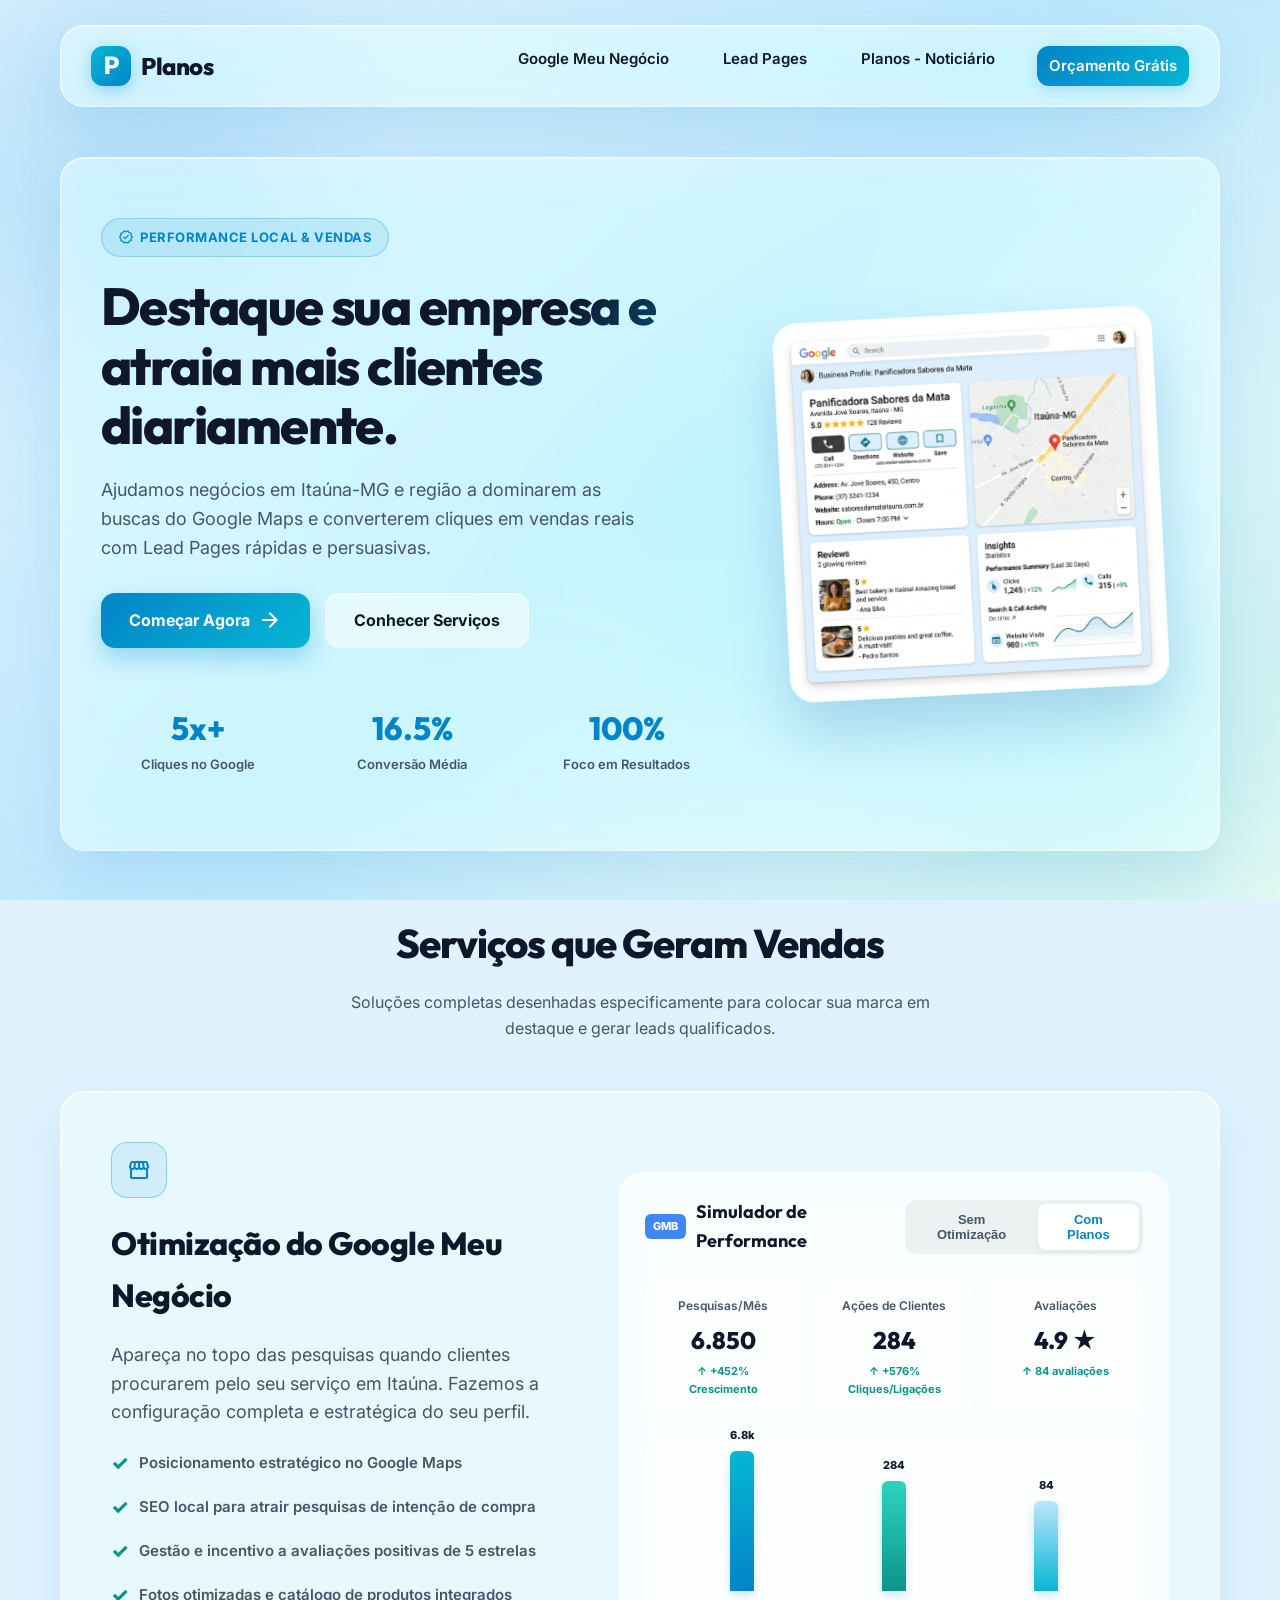
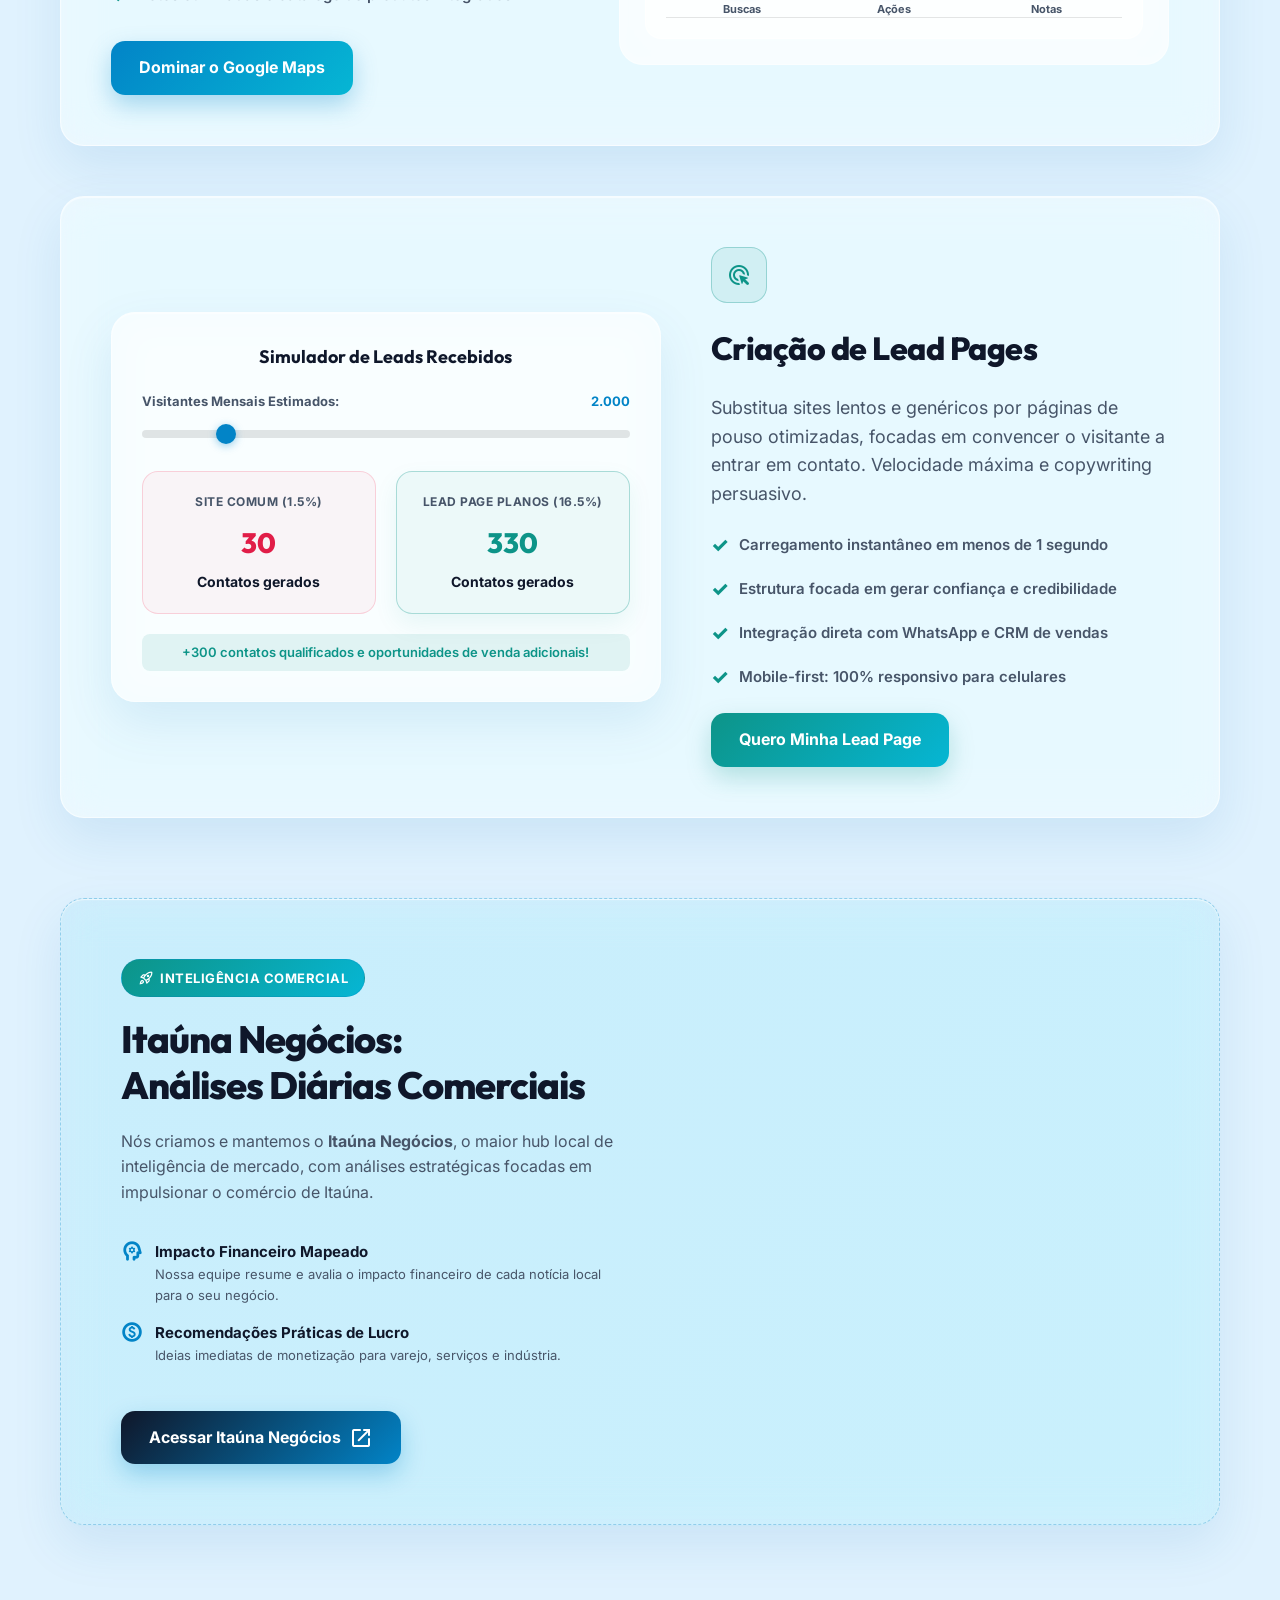
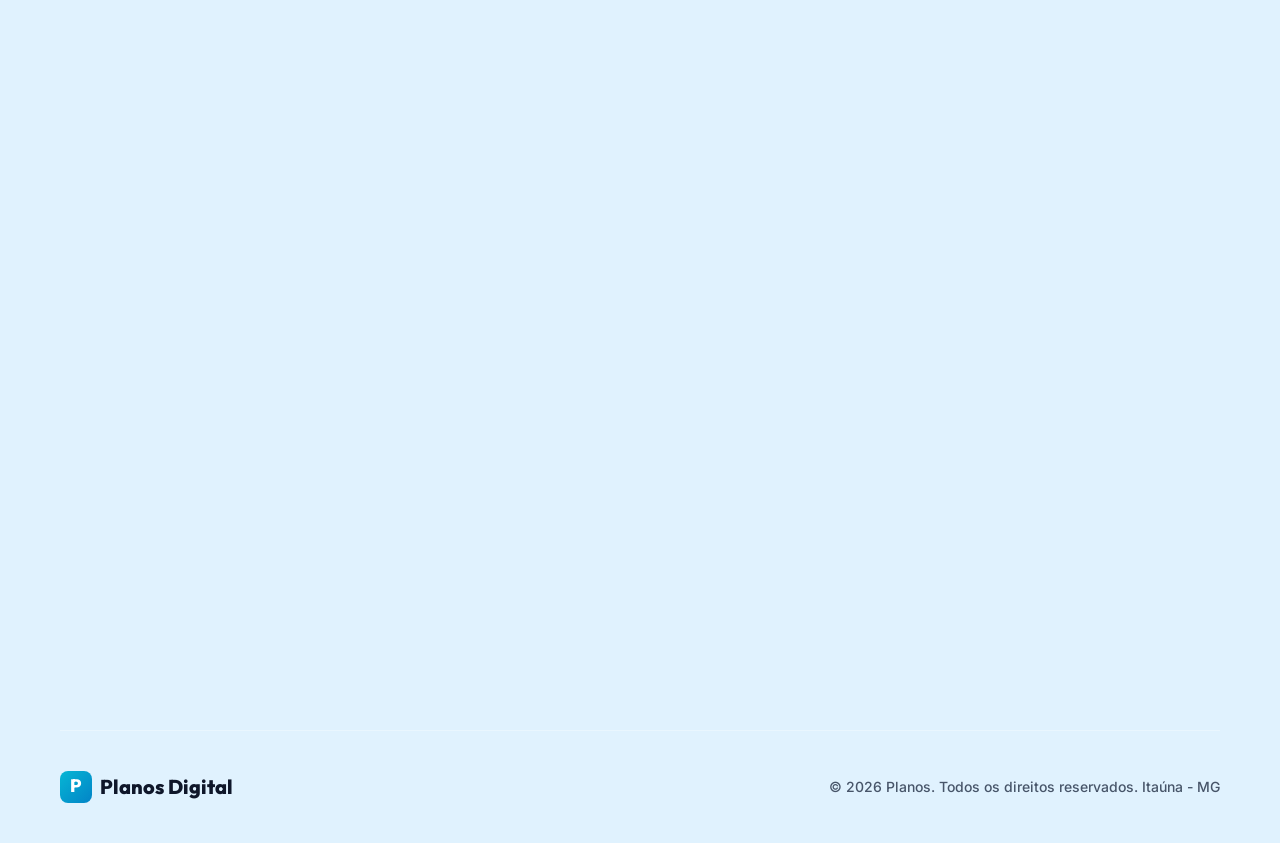
<file: index.html>
<!DOCTYPE html>
<html lang="pt-BR">
<head>
  <meta charset="UTF-8">
  <meta name="viewport" content="width=device-width, initial-scale=1.0">
  <title>Planos - Otimização de Google Meu Negócio e Lead Pages</title>
  <meta name="description" content="Acelere o crescimento de sua empresa em Itaúna-MG. Otimização de perfil no Google Meu Negócio e criação de Lead Pages de alta conversão.">
  
  <!-- Fontes do Google: Outfit e Inter -->
  <link rel="preconnect" href="https://fonts.googleapis.com">
  <link rel="preconnect" href="https://fonts.gstatic.com" crossorigin>
  <link href="https://fonts.googleapis.com/css2?family=Inter:wght@300;400;500;600;700&family=Outfit:wght@400;500;600;700;800;900&display=swap" rel="stylesheet">
  
  <!-- Ícones Material Symbols -->
  <link rel="stylesheet" href="https://fonts.googleapis.com/css2?family=Material+Symbols+Rounded:opsz,wght,FILL,GRAD@20..48,100..700,0..1,-50..200" />
  
  <!-- Estilos Customizados -->
  <link rel="stylesheet" href="./src/css/planos.css?v=1.0.5">
</head>
<body>

  <!-- Fundo Líquido Dinâmico -->
  <div class="liquid-bg-container">
    <div class="liquid-blob blob-1"></div>
    <div class="liquid-blob blob-2"></div>
    <div class="liquid-blob blob-3"></div>
  </div>
  <div class="glass-overlay"></div>

  <!-- Aplicativo Principal -->
  <div class="app-container">
    
    <!-- Cabeçalho / Navegação -->
    <header class="main-header glass-panel">
      <a href="#" class="brand">
        <div class="brand-icon">P</div>
        <span class="brand-name">Planos</span>
      </a>
      <nav>
        <ul class="nav-links">
          <li><a href="#gmb">Google Meu Negócio</a></li>
          <li><a href="#leadpages">Lead Pages</a></li>
          <li><a href="#itauna">Planos - Noticiário</a></li>
          <li><a href="#contato" class="btn nav-btn">Orçamento Grátis</a></li>
        </ul>
      </nav>
    </header>

    <!-- Seção Hero -->
    <section class="hero-section glass-panel">
      <div class="hero-content">
        <div class="badge">
          <span class="material-symbols-rounded" style="font-size: 16px;">verified</span>
          Performance Local & Vendas
        </div>
        <h1 class="hero-title">Destaque sua empresa e atraia mais clientes diariamente.</h1>
        <p class="hero-description">
          Ajudamos negócios em Itaúna-MG e região a dominarem as buscas do Google Maps e converterem cliques em vendas reais com Lead Pages rápidas e persuasivas.
        </p>
        <div class="cta-group">
          <a href="#contato" class="btn btn-primary">
            Começar Agora
            <span class="material-symbols-rounded">arrow_forward</span>
          </a>
          <a href="#gmb" class="btn btn-secondary">Conhecer Serviços</a>
        </div>
        
        <!-- Estatísticas Rápidas -->
        <div class="hero-stats">
          <div class="stat-item">
            <div class="stat-num">5x+</div>
            <div class="stat-label">Cliques no Google</div>
          </div>
          <div class="stat-item">
            <div class="stat-num">16.5%</div>
            <div class="stat-label">Conversão Média</div>
          </div>
          <div class="stat-item">
            <div class="stat-num">100%</div>
            <div class="stat-label">Foco em Resultados</div>
          </div>
        </div>
      </div>

      <div class="hero-visual">
        <div class="glass-sphere"></div>
        <div class="visual-image-wrapper">
          <img src="./src/images/gmb_mockup.png" alt="Google Meu Negócio Otimizado" class="visual-image" id="heroVisualImg">
        </div>
      </div>
    </section>

    <!-- Seção de Serviços -->
    <section class="services-section" id="servicos">
      <div class="section-header">
        <h2>Serviços que Geram Vendas</h2>
        <p>Soluções completas desenhadas especificamente para colocar sua marca em destaque e gerar leads qualificados.</p>
      </div>

      <!-- Bento 1: Google Meu Negócio -->
      <div class="service-gmb glass-panel" id="gmb">
        <div class="service-info">
          <div class="service-icon">
            <span class="material-symbols-rounded">storefront</span>
          </div>
          <h3 class="service-title">Otimização do Google Meu Negócio</h3>
          <p class="hero-description">
            Apareça no topo das pesquisas quando clientes procurarem pelo seu serviço em Itaúna. Fazemos a configuração completa e estratégica do seu perfil.
          </p>
          <ul class="service-features">
            <li><span class="check-icon">✓</span> Posicionamento estratégico no Google Maps</li>
            <li><span class="check-icon">✓</span> SEO local para atrair pesquisas de intenção de compra</li>
            <li><span class="check-icon">✓</span> Gestão e incentivo a avaliações positivas de 5 estrelas</li>
            <li><span class="check-icon">✓</span> Fotos otimizadas e catálogo de produtos integrados</li>
          </ul>
          <div>
            <a href="#contato" class="btn btn-primary" style="margin-top: 10px;">Dominar o Google Maps</a>
          </div>
        </div>

        <!-- Dashboard Interativo -->
        <div class="dashboard-container glass-panel">
          <div class="dashboard-header">
            <div class="dashboard-title-wrapper">
              <span class="dashboard-badge-gmb">GMB</span>
              <span class="dashboard-title">Simulador de Performance</span>
            </div>
            <div class="toggle-group">
              <button class="toggle-btn" id="toggleAntes">Sem Otimização</button>
              <button class="toggle-btn active" id="toggleDepois">Com Planos</button>
            </div>
          </div>

          <div class="db-grid">
            <div class="db-card">
              <div class="db-card-label">Pesquisas/Mês</div>
              <div class="db-card-value" id="valViews">6.850</div>
              <div class="db-card-trend" id="trendViews"><span class="trend-up">↑ +452% Crescimento</span></div>
            </div>
            <div class="db-card">
              <div class="db-card-label">Ações de Clientes</div>
              <div class="db-card-value" id="valActions">284</div>
              <div class="db-card-trend" id="trendActions"><span class="trend-up">↑ +576% Cliques/Ligações</span></div>
            </div>
            <div class="db-card">
              <div class="db-card-label">Avaliações</div>
              <div class="db-card-value" id="valReviews">4.9 ★</div>
              <div class="db-card-trend" id="trendReviews"><span class="trend-up">↑ 84 avaliações</span></div>
            </div>
          </div>

          <!-- Gráfico SVG Customizado Interativo -->
          <div class="chart-wrapper">
            <div class="chart-axis"></div>
            
            <div class="chart-bar-container">
              <span class="chart-bar-value" id="labelViews">6.8k</span>
              <div class="chart-bar" id="barViews" style="height: 140px;"></div>
              <span class="chart-bar-label">Buscas</span>
            </div>

            <div class="chart-bar-container">
              <span class="chart-bar-value" id="labelActions">284</span>
              <div class="chart-bar" id="barActions" style="height: 110px; background: linear-gradient(to top, var(--secondary), #2dd4bf)"></div>
              <span class="chart-bar-label">Ações</span>
            </div>

            <div class="chart-bar-container">
              <span class="chart-bar-value" id="labelReviews">84</span>
              <div class="chart-bar" id="barReviews" style="height: 90px; background: linear-gradient(to top, var(--accent-cyan), #bae6fd)"></div>
              <span class="chart-bar-label">Notas</span>
            </div>
          </div>
        </div>
      </div>

      <!-- Bento 2: Lead Pages -->
      <div class="service-lp glass-panel" id="leadpages">
        <!-- Simulador de Lead Pages -->
        <div class="simulator-panel glass-panel">
          <h3 class="simulator-title">Simulador de Leads Recebidos</h3>
          
          <div class="input-range-wrapper">
            <div class="range-label-row">
              <span>Visitantes Mensais Estimados:</span>
              <span class="range-value-highlight" id="visitorCountLabel">2.000</span>
            </div>
            <input type="range" id="visitorRange" min="500" max="10000" step="500" value="2000" aria-label="Visitantes Mensais Estimados">
          </div>

          <div class="sim-results-grid">
            <div class="sim-result-card bad">
              <h4>Site Comum (1.5%)</h4>
              <div class="sim-result-rate" id="leadsBad">30</div>
              <div class="sim-result-leads">Contatos gerados</div>
            </div>

            <div class="sim-result-card good">
              <h4>Lead Page Planos (16.5%)</h4>
              <div class="sim-result-rate" id="leadsGood">330</div>
              <div class="sim-result-leads">Contatos gerados</div>
            </div>

            <div class="sim-comparison-note" id="extraLeadsNote">
              +300 contatos qualificados e oportunidades de venda adicionais!
            </div>
          </div>
        </div>

        <div class="service-info">
          <div class="service-icon" style="background: rgba(13, 148, 136, 0.1); border-color: rgba(13, 148, 136, 0.3); color: var(--secondary);">
            <span class="material-symbols-rounded">ads_click</span>
          </div>
          <h3 class="service-title">Criação de Lead Pages</h3>
          <p class="hero-description">
            Substitua sites lentos e genéricos por páginas de pouso otimizadas, focadas em convencer o visitante a entrar em contato. Velocidade máxima e copywriting persuasivo.
          </p>
          <ul class="service-features">
            <li><span class="check-icon">✓</span> Carregamento instantâneo em menos de 1 segundo</li>
            <li><span class="check-icon">✓</span> Estrutura focada em gerar confiança e credibilidade</li>
            <li><span class="check-icon">✓</span> Integração direta com WhatsApp e CRM de vendas</li>
            <li><span class="check-icon">✓</span> Mobile-first: 100% responsivo para celulares</li>
          </ul>
          <div>
            <a href="#contato" class="btn btn-primary" style="background: linear-gradient(135deg, var(--secondary), var(--accent-cyan)); box-shadow: 0 10px 25px rgba(13, 148, 136, 0.25);">Quero Minha Lead Page</a>
          </div>
        </div>
      </div>
    </section>

    <!-- Destaque Itaúna Negócios -->
    <section class="itauna-section glass-panel" id="itauna">
      <div class="itauna-content">
        <div class="service-info">
          <div class="badge itauna-badge">
            <span class="material-symbols-rounded" style="font-size: 16px;">rocket_launch</span>
            Inteligência Comercial
          </div>
          <h2 class="itauna-title">Itaúna Negócios:<br>Análises Diárias Comerciais</h2>
          <p class="itauna-desc">
            Nós criamos e mantemos o <strong>Itaúna Negócios</strong>, o maior hub local de inteligência de mercado, com análises estratégicas focadas em impulsionar o comércio de Itaúna.
          </p>
          
          <div class="itauna-features">
            <div class="itauna-feat-item">
              <span class="material-symbols-rounded itauna-feat-icon">psychology</span>
              <div class="itauna-feat-text">
                <h4>Impacto Financeiro Mapeado</h4>
                <p>Nossa equipe resume e avalia o impacto financeiro de cada notícia local para o seu negócio.</p>
              </div>
            </div>
            <div class="itauna-feat-item">
              <span class="material-symbols-rounded itauna-feat-icon">monetization_on</span>
              <div class="itauna-feat-text">
                <h4>Recomendações Práticas de Lucro</h4>
                <p>Ideias imediatas de monetização para varejo, serviços e indústria.</p>
              </div>
            </div>
          </div>

          <div>
            <a href="https://paulohtcosta37-ux.github.io/itauna-negocios/" target="_blank" class="btn btn-primary" style="background: linear-gradient(135deg, var(--text-main), var(--primary));">
              Acessar Itaúna Negócios
              <span class="material-symbols-rounded">open_in_new</span>
            </a>
          </div>
        </div>

        <!-- Visual Mockup do Portal Itaúna Negócios -->
        <div class="itauna-visual-panel glass-panel">
          <div class="itauna-mock-news">
            <span class="itauna-mock-tag">Economia Local</span>
            <h4 class="itauna-mock-title">Novas indústrias anunciam expansão no distrito de Itaúna</h4>
            <div class="itauna-mock-stats">
              <span><i class="material-symbols-rounded">trending_up</i> +15% Vagas</span>
              <span><i class="material-symbols-rounded">bolt</i> Alto Impacto</span>
            </div>
          </div>

          <div class="itauna-mock-news" style="opacity: 0.8;">
            <span class="itauna-mock-tag" style="color: var(--secondary);">Eventos & Varejo</span>
            <h4 class="itauna-mock-title">Festival Gastronômico da cidade projeta recorde de público</h4>
            <div class="itauna-mock-stats">
              <span><i class="material-symbols-rounded">trending_up</i> Gastronomia</span>
              <span><i class="material-symbols-rounded">bolt</i> Médio Impacto</span>
            </div>
          </div>
        </div>
      </div>
    </section>

    <!-- Seção de Contato -->
    <section class="contact-section glass-panel" id="contato">
      <div class="contact-info">
        <h2 class="contact-title">Dê o próximo passo para o crescimento.</h2>
        <p class="contact-subtitle">
          Entre em contato hoje mesmo. Nossa equipe criará uma proposta personalizada baseada no seu mercado em Itaúna.
        </p>

        <div class="contact-details">
          <div class="contact-detail-item">
            <div class="contact-detail-icon">
              <span class="material-symbols-rounded">mail</span>
            </div>
            <div class="contact-detail-text">
              <h4>E-mail Comercial</h4>
              <p>contato@planosdigital.com.br</p>
            </div>
          </div>

          <a href="https://api.whatsapp.com/send?phone=5531996293728&text=Ol%C3%A1%2C%20quero%20aumentar%20o%20meu%20alcan%C3%A7e%20de%20clientes!" target="_blank" class="contact-detail-item" style="text-decoration: none; color: inherit; transition: opacity 0.3s;" onmouseover="this.style.opacity=0.8" onmouseout="this.style.opacity=1">
            <div class="contact-detail-icon">
              <span class="material-symbols-rounded">call</span>
            </div>
            <div class="contact-detail-text">
              <h4>WhatsApp Comercial</h4>
              <p>(31) 99629-3728</p>
            </div>
          </a>
        </div>
      </div>

      <!-- Formulário Glass -->
      <div class="contact-form glass-panel" style="position: relative;">
        <!-- Success Overlay (Simulado) -->
        <div class="success-overlay" id="successOverlay">
          <span class="material-symbols-rounded success-icon">check_circle</span>
          <h3>Mensagem Enviada!</h3>
          <p>Entraremos em contato via WhatsApp nas próximas 2 horas.</p>
        </div>

        <form id="planosContactForm">
          <div class="form-group">
            <label for="formName">Seu Nome Completo *</label>
            <input type="text" id="formName" class="form-control" placeholder="Ex: João Silva" required>
          </div>

          <div class="form-group-row">
            <div class="form-group">
              <label for="formPhone">WhatsApp para Contato *</label>
              <input type="tel" id="formPhone" class="form-control" placeholder="Ex: (37) 99999-9999" required>
            </div>
            <div class="form-group">
              <label for="formCompany">Nome da Empresa</label>
              <input type="text" id="formCompany" class="form-control" placeholder="Ex: Minha Loja Ltda">
            </div>
          </div>

          <div class="form-group">
            <label for="formMsg">Qual o seu objetivo comercial? *</label>
            <textarea id="formMsg" class="form-control" placeholder="Conte-nos um pouco sobre seu negócio e quais serviços precisa." required></textarea>
          </div>

          <button type="submit" class="btn btn-primary form-submit-btn">
            Enviar Pedido de Diagnóstico
            <span class="material-symbols-rounded">send</span>
          </button>
        </form>
      </div>
    </section>

    <!-- Rodapé -->
    <footer class="main-footer">
      <a href="#" class="footer-logo">
        <div class="logo-icon">P</div>
        Planos Digital
      </a>
      <p class="footer-copy">© 2026 Planos. Todos os direitos reservados. Itaúna - MG</p>
    </footer>

  </div>

  <!-- Scripts -->
  <script src="./src/js/planos.js?v=1.0.5"></script>
</body>
</html>
</file>
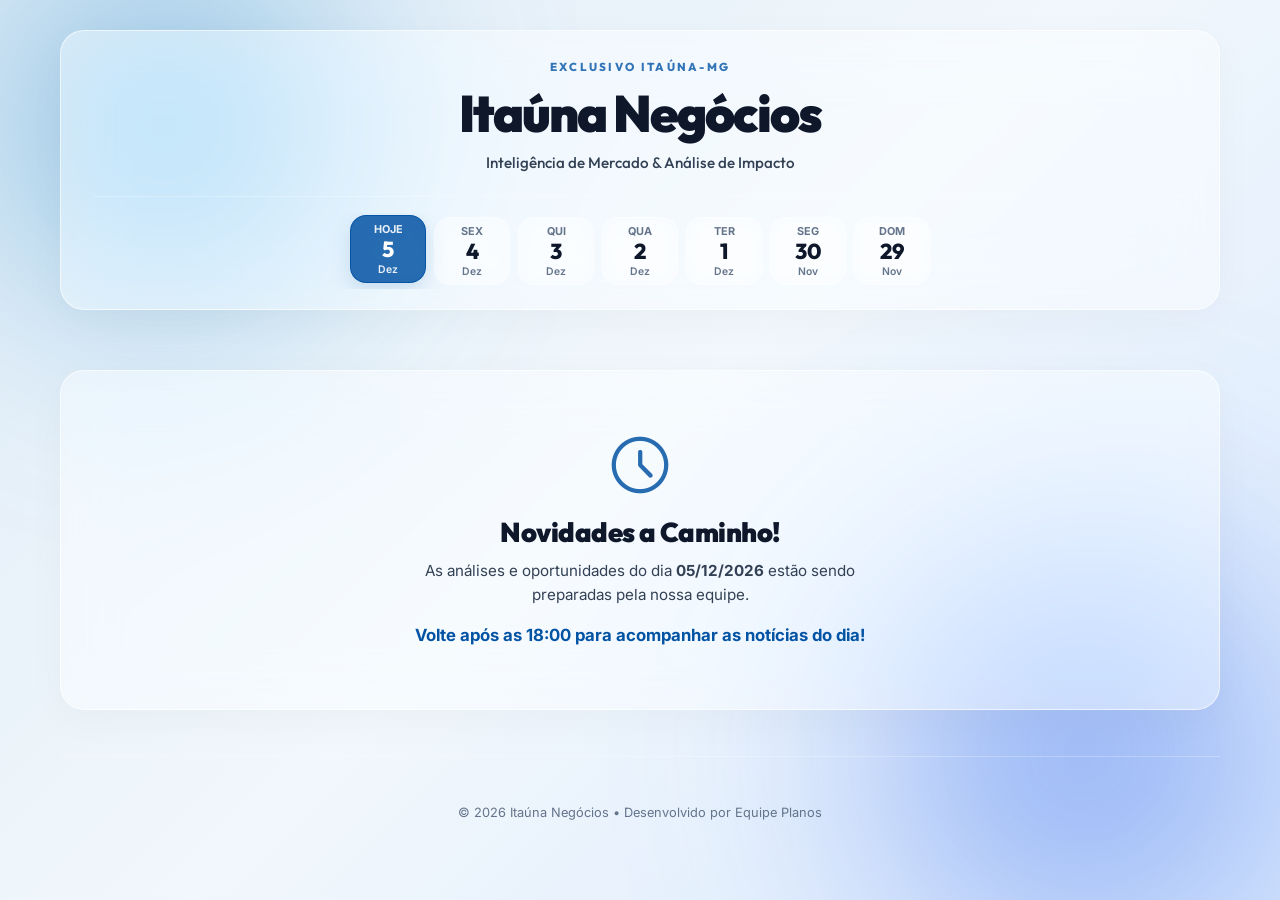
<file: itauna.html>
<!DOCTYPE html>
<html lang="pt-BR">
<head>
  <meta charset="UTF-8">
  <meta name="viewport" content="width=device-width, initial-scale=1.0">
  <title>Itaúna Negócios - Inteligência Comercial e Notícias Diárias</title>
  <meta name="description" content="Portal de análises de impacto comercial, eventos e inteligência de mercado para comerciantes e empresários da cidade de Itaúna-MG.">
  
  <!-- Fontes do Google: Outfit para títulos limpos e fáceis de ler, e Inter para texto -->
  <link rel="preconnect" href="https://fonts.googleapis.com">
  <link rel="preconnect" href="https://fonts.gstatic.com" crossorigin>
  <link href="https://fonts.googleapis.com/css2?family=Inter:wght@300;400;500;600;700&family=Outfit:wght@400;500;600;700;800;900&display=swap" rel="stylesheet">
  
  <!-- Ícones Material Symbols -->
  <link rel="stylesheet" href="https://fonts.googleapis.com/css2?family=Material+Symbols+Rounded:opsz,wght,FILL,GRAD@20..48,100..700,0..1,-50..200" />
  
  <!-- Estilo Principal -->
  <link rel="stylesheet" href="./src/css/style.css?v=1.0.6">
</head>
<body>

  <!-- Fundo Animado Fluido -->
  <div class="fluid-background" id="fluidBg"></div>

  <!-- Aplicativo Principal -->
  <div class="app-container">
    
    <!-- Cabeçalho Principal (Estilo GreenMotive Glassmorphism) -->
    <header class="app-header" id="appHeader">

      <div class="header-content">
        <div class="brand-info">
          <span class="brand-tag">Exclusivo Itaúna-MG</span>
          <h1 class="brand-title">Itaúna Negócios</h1>
        </div>
        <div class="brand-subtitle">Inteligência de Mercado & Análise de Impacto</div>
      </div>
      
      <!-- Date Carousel Timeline (Barra Horizontal Deslizante) -->
      <div class="date-timeline-container">
        <div class="date-timeline" id="dateTimeline">
          <!-- Datas serão inseridas dinamicamente via JS -->
        </div>

      </div>
    </header>

    <!-- Conteúdo Principal -->
    <main class="main-content">
      <!-- Indicador de Status / Carregamento -->
      <div class="loader-container" id="loaderContainer">
        <div class="spinner"></div>
        <p>Buscando relatórios de mercado...</p>
      </div>

      <!-- Grid Bento Box de Notícias -->
      <section class="news-grid-section">
        <h2 class="visually-hidden">Análises do Dia</h2>
        <div class="news-grid" id="newsGrid">
          <!-- Cards de notícias serão inseridos aqui pelo JavaScript -->
        </div>
      </section>

      <!-- Estado Vazio (Sem notícias) -->
      <div class="empty-state-container" id="emptyState" style="display: none;">
        <span class="material-symbols-rounded empty-icon" id="emptyStateIcon">schedule</span>
        <h3 id="emptyStateTitle">Aguardando Relatório de Hoje</h3>
        <p id="emptyStateMessage">Volte após as 18:00 para acompanhar as notícias do dia.</p>
      </div>
    </main>

    <!-- Rodapé -->
    <footer class="app-footer">
      <p>© 2026 Itaúna Negócios • Desenvolvido por Equipe Planos</p>
    </footer>
  </div>

  <!-- Modal Detalhado (iOS style Slide-up Card Overlay) -->
  <div class="modal-overlay" id="newsModal" role="dialog" aria-modal="true" aria-hidden="true">
    <div class="modal-card">
      <button class="modal-close-btn" id="modalCloseBtn" aria-label="Fechar modal">
        <span class="material-symbols-rounded">close</span>
      </button>
      
      <div class="modal-scroll-content">
        <div class="modal-header">
          <span class="modal-category" id="modalCategory">Eventos</span>
          <h2 class="modal-title" id="modalTitle">Título da Notícia Detalhada</h2>
          <div class="modal-meta">
            <span class="modal-impact-badge" id="modalImpact">Alto Impacto</span>
          </div>
        </div>

        <div class="modal-body">
          <!-- Resumo Executivo -->
          <div class="modal-section summary-section">
            <h3 class="section-title"><span class="material-symbols-rounded section-icon">analytics</span>Resumo Executivo</h3>
            <p id="modalSummary">O resumo do evento aparecerá aqui.</p>
          </div>

          <!-- Análise Investigativa -->
          <div class="modal-section analysis-section">
            <h3 class="section-title"><span class="material-symbols-rounded section-icon">search_insights</span>Análise Investigativa do Impacto</h3>
            <div class="section-text" id="modalAnalysis">
              Detalhes analíticos completos do impacto na cidade de Itaúna.
            </div>
          </div>

          <!-- Painel de Inteligência de Mercado (Gráficos e Mapas) -->
          <div class="modal-section intelligence-section" id="modalIntelligenceSection" style="display: none;">
            <h3 class="section-title"><span class="material-symbols-rounded section-icon">monitoring</span>Painel de Inteligência Comercial</h3>
            <div class="intelligence-dashboard">
              <div class="intel-card chart-card">
                <h4 class="intel-card-title">Impacto Estimado por Setor</h4>
                <div class="chart-canvas-wrapper" id="modalChartContainer">
                  <!-- SVG Gráfico dinâmico injetado via JS -->
                </div>
              </div>
            </div>
          </div>

          <!-- Grade de Dicas Práticas e Lucro -->
          <div class="modal-action-grid">
            <div class="action-card how-to-act-card">
              <h3 class="action-card-title"><span class="material-symbols-rounded card-icon">storefront</span>Como Agir (Recomendações)</h3>
              <div class="action-card-content" id="modalHowToAct">
                Passos práticos para comerciantes.
              </div>
            </div>

            <div class="action-card how-to-profit-card">
              <h3 class="action-card-title"><span class="material-symbols-rounded card-icon">monetization_on</span>Como Lucrar (Oportunidades)</h3>
              <div class="action-card-content" id="modalHowToProfit">
                Passos práticos de monetização.
              </div>
            </div>
          </div>
        </div>
      </div>
    </div>
  </div>

  <!-- Scripts -->
  <script src="./src/js/utils.js?v=1.0.6" type="module"></script>
  <script src="./src/js/app.js?v=1.0.6" type="module"></script>
</body>
</html>
</file>
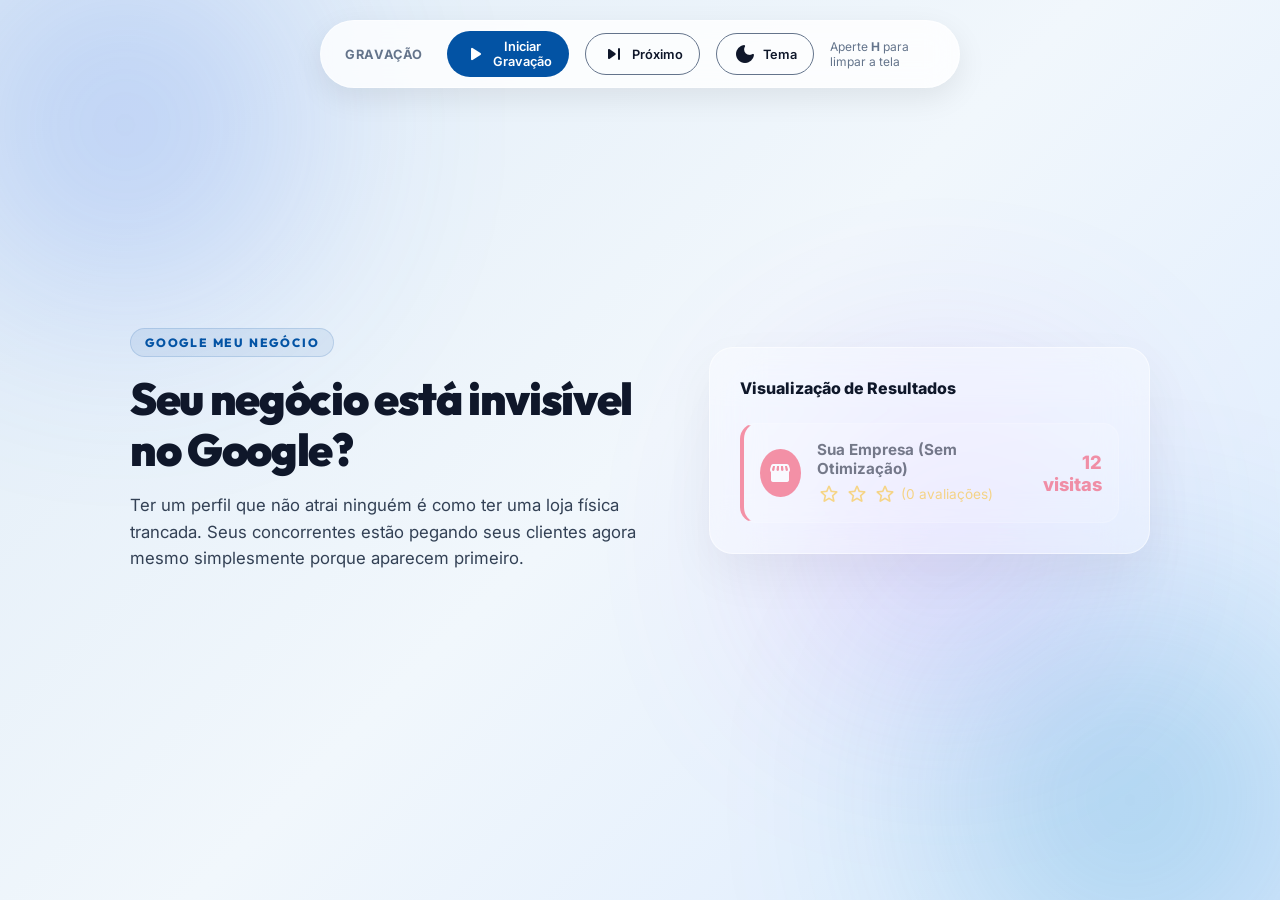
<file: recording_prototype.html>
<!DOCTYPE html>
<html lang="pt-BR">
<head>
  <meta charset="UTF-8">
  <meta name="viewport" content="width=device-width, initial-scale=1.0">
  <title>Gravação do Anúncio - Itaúna Negócios</title>
  
  <!-- Fontes do Google -->
  <link rel="preconnect" href="https://fonts.googleapis.com">
  <link rel="preconnect" href="https://fonts.gstatic.com" crossorigin>
  <link href="https://fonts.googleapis.com/css2?family=Inter:wght@400;500;600;700&family=Outfit:wght@700;800;900&display=swap" rel="stylesheet">
  
  <!-- Ícones do Google Material Round -->
  <link href="https://fonts.googleapis.com/icon?family=Material+Icons+Round" rel="stylesheet">
  
  <style>
    :root {
      /* Cores do Design System (Translúcido / Liquid Glass) */
      --bg-gradient-start: #e0ecf7; 
      --bg-gradient-middle: #f1f7fc;
      --bg-gradient-end: #dbeafe;
      
      --glass-bg: rgba(255, 255, 255, 0.4);
      --glass-bg-dark: rgba(15, 23, 42, 0.55);
      --glass-border: rgba(255, 255, 255, 0.5);
      --glass-border-dark: rgba(255, 255, 255, 0.15);
      
      --primary: #0353a4;
      --accent: #2563eb;
      --accent-green: #10b981;
      
      --text-primary: #0f172a;
      --text-secondary: #334155;
      --text-muted: #64748b;
      
      --border-radius-sm: 8px;
      --border-radius-md: 16px;
      --border-radius-lg: 24px;
      --border-radius-xl: 32px;
      
      --transition-smooth: all 0.4s cubic-bezier(0.16, 1, 0.3, 1);
      --transition-spring: all 0.6s cubic-bezier(0.175, 0.885, 0.32, 1.25);
    }
    
    /* Versão Escura Opcional para o Anúncio (Vibe Ultra-Premium) */
    body.dark-mode {
      --bg-gradient-start: #0f172a; 
      --bg-gradient-middle: #1e293b;
      --bg-gradient-end: #0f172a;
      
      --glass-bg: rgba(15, 23, 42, 0.45);
      --glass-border: rgba(255, 255, 255, 0.1);
      
      --text-primary: #f8fafc;
      --text-secondary: #cbd5e1;
      --text-muted: #94a3b8;
      --primary: #38bdf8;
      --accent: #60a5fa;
    }

    * {
      box-sizing: border-box;
      margin: 0;
      padding: 0;
      font-family: 'Inter', sans-serif;
    }

    body {
      color: var(--text-primary);
      min-height: 100vh;
      overflow: hidden;
      position: relative;
      background: linear-gradient(135deg, var(--bg-gradient-start), var(--bg-gradient-middle), var(--bg-gradient-end));
      transition: var(--transition-smooth);
      display: flex;
      flex-direction: column;
      justify-content: center;
      align-items: center;
    }

    /* Orbes de Fundo Animados */
    .orbs-container {
      position: absolute;
      top: 0;
      left: 0;
      right: 0;
      bottom: 0;
      z-index: -1;
      overflow: hidden;
      pointer-events: none;
    }

    .orb {
      position: absolute;
      border-radius: 50%;
      filter: blur(120px);
      opacity: 0.45;
      animation: floatOrb 20s infinite alternate ease-in-out;
    }

    .orb-1 {
      width: 450px;
      height: 450px;
      background: radial-gradient(circle, var(--accent) 0%, rgba(37, 99, 235, 0) 70%);
      top: -100px;
      left: -100px;
    }

    .orb-2 {
      width: 500px;
      height: 500px;
      background: radial-gradient(circle, #0284c7 0%, rgba(2, 132, 199, 0) 70%);
      bottom: -150px;
      right: -100px;
      animation-delay: -6s;
    }

    .orb-3 {
      width: 350px;
      height: 350px;
      background: radial-gradient(circle, #a855f7 0%, rgba(168, 85, 247, 0) 70%);
      top: 40%;
      left: 60%;
      animation-delay: -12s;
      animation-duration: 25s;
    }

    @keyframes floatOrb {
      0% { transform: translate(0, 0) scale(1); }
      50% { transform: translate(80px, 50px) scale(1.1); }
      100% { transform: translate(-50px, -40px) scale(0.9); }
    }

    /* Barra de Controle de Gravação (Escondível com 'H') */
    .control-panel {
      position: fixed;
      top: 20px;
      left: 50%;
      transform: translateX(-50%);
      background: rgba(255, 255, 255, 0.8);
      backdrop-filter: blur(15px);
      border: 1px solid rgba(255, 255, 255, 0.5);
      border-radius: 9999px;
      padding: 10px 24px;
      display: flex;
      align-items: center;
      gap: 16px;
      z-index: 1000;
      box-shadow: 0 10px 30px rgba(0,0,0,0.08);
      transition: opacity 0.3s ease, transform 0.3s ease;
    }

    body.dark-mode .control-panel {
      background: rgba(15, 23, 42, 0.85);
      border-color: rgba(255,255,255,0.1);
    }

    .control-panel.hidden {
      opacity: 0;
      transform: translate(-50%, -50px);
      pointer-events: none;
    }

    .control-title {
      font-size: 0.8rem;
      font-weight: 700;
      letter-spacing: 0.05em;
      text-transform: uppercase;
      color: var(--text-muted);
      margin-right: 8px;
    }

    .btn-control {
      background: var(--primary);
      color: #fff;
      border: none;
      padding: 8px 16px;
      font-size: 0.8rem;
      font-weight: 600;
      border-radius: 9999px;
      cursor: pointer;
      display: inline-flex;
      align-items: center;
      gap: 6px;
      transition: var(--transition-smooth);
    }

    .btn-control:hover {
      transform: translateY(-2px);
      opacity: 0.9;
    }

    .btn-control.btn-outline {
      background: transparent;
      border: 1px solid var(--text-muted);
      color: var(--text-primary);
    }

    .btn-control.btn-outline:hover {
      background: rgba(0,0,0,0.05);
    }

    body.dark-mode .btn-control.btn-outline:hover {
      background: rgba(255,255,255,0.05);
    }

    .hint-text {
      font-size: 0.75rem;
      color: var(--text-muted);
    }

    /* Container Principal dos Slides */
    .presentation-container {
      width: 100%;
      max-width: 1100px;
      height: 600px;
      position: relative;
      perspective: 1000px;
    }

    /* Slide Base */
    .slide {
      position: absolute;
      top: 0;
      left: 0;
      width: 100%;
      height: 100%;
      opacity: 0;
      pointer-events: none;
      transform: scale(0.95) rotateX(2deg);
      transition: opacity 0.8s cubic-bezier(0.16, 1, 0.3, 1), transform 0.8s cubic-bezier(0.16, 1, 0.3, 1);
      display: grid;
      grid-template-columns: 1.1fr 0.9fr;
      gap: 40px;
      align-items: center;
      padding: 40px;
    }

    .slide.active {
      opacity: 1;
      pointer-events: auto;
      transform: scale(1) rotateX(0deg);
    }

    /* Lado do Conteúdo de Copy (Esquerdo) */
    .slide-info {
      display: flex;
      flex-direction: column;
      gap: 16px;
      animation: fadeInUp 0.8s ease forwards;
    }

    .slide-badge {
      align-self: flex-start;
      font-family: 'Outfit', sans-serif;
      font-size: 0.75rem;
      font-weight: 800;
      text-transform: uppercase;
      letter-spacing: 0.15em;
      color: var(--primary);
      background: rgba(3, 83, 164, 0.08);
      padding: 6px 14px;
      border-radius: 9999px;
      border: 1px solid rgba(3, 83, 164, 0.15);
    }

    body.dark-mode .slide-badge {
      background: rgba(56, 189, 248, 0.1);
      border-color: rgba(56, 189, 248, 0.2);
    }

    .slide-title {
      font-family: 'Outfit', sans-serif;
      font-size: 2.8rem;
      font-weight: 900;
      line-height: 1.15;
      letter-spacing: -0.03em;
    }

    .slide-description {
      font-size: 1.05rem;
      line-height: 1.6;
      color: var(--text-secondary);
    }

    /* Lado Visual / Mockups (Direito) */
    .slide-visual {
      display: flex;
      justify-content: center;
      align-items: center;
      position: relative;
      height: 100%;
    }

    /* Efeito de Vidro do Card do Mockup */
    .glass-card {
      background: var(--glass-bg);
      backdrop-filter: blur(25px) saturate(140%);
      -webkit-backdrop-filter: blur(25px) saturate(140%);
      border: 1px solid var(--glass-border);
      border-radius: var(--border-radius-lg);
      padding: 30px;
      width: 100%;
      box-shadow: 0 20px 50px rgba(0, 0, 0, 0.05);
      position: relative;
      overflow: hidden;
      transition: var(--transition-spring);
    }

    body.dark-mode .glass-card {
      background: var(--glass-bg-dark);
      border-color: var(--glass-border-dark);
    }

    /* ==========================================
       SLIDE 1 - GOOGLE MEU NEGÓCIO (GMN)
       ========================================== */
    .gmn-comparison {
      display: flex;
      flex-direction: column;
      gap: 20px;
      width: 100%;
    }

    .gmn-profile {
      background: rgba(255, 255, 255, 0.25);
      border: 1px solid rgba(255, 255, 255, 0.3);
      border-radius: var(--border-radius-md);
      padding: 16px;
      display: flex;
      align-items: center;
      gap: 16px;
      transition: var(--transition-smooth);
    }

    body.dark-mode .gmn-profile {
      background: rgba(15, 23, 42, 0.25);
      border-color: rgba(255, 255, 255, 0.05);
    }

    .gmn-profile.weak {
      opacity: 0.55;
      border-left: 4px solid #f43f5e;
    }

    .gmn-profile.optimized {
      opacity: 1;
      border-left: 4px solid var(--accent-green);
      background: rgba(255, 255, 255, 0.5);
      box-shadow: 0 8px 25px rgba(3, 83, 164, 0.05);
      transform: scale(1.02);
    }

    body.dark-mode .gmn-profile.optimized {
      background: rgba(15, 23, 42, 0.45);
    }

    .gmn-avatar {
      width: 48px;
      height: 48px;
      border-radius: 50%;
      background: var(--primary);
      color: white;
      display: flex;
      align-items: center;
      justify-content: center;
    }

    .gmn-avatar.red {
      background: #f43f5e;
    }

    .gmn-avatar.green {
      background: var(--accent-green);
    }

    .gmn-meta {
      flex-grow: 1;
    }

    .gmn-name {
      font-weight: 700;
      font-size: 0.95rem;
    }

    .gmn-stars {
      display: flex;
      align-items: center;
      gap: 4px;
      color: #fbbf24;
      font-size: 0.85rem;
      margin-top: 4px;
    }

    .gmn-stats {
      font-weight: 800;
      font-size: 1.15rem;
      color: var(--primary);
      text-align: right;
    }

    .gmn-stats.red-text {
      color: #f43f5e;
    }

    /* Gráfico Dinâmico */
    .gmn-chart-container {
      margin-top: 10px;
      height: 80px;
      position: relative;
    }

    .svg-chart {
      width: 100%;
      height: 100%;
    }

    .chart-path {
      stroke: var(--accent);
      stroke-width: 3.5;
      fill: none;
      stroke-linecap: round;
      stroke-dasharray: 600;
      stroke-dashoffset: 600;
      transition: stroke-dashoffset 2.5s ease-in-out;
    }

    .slide.active .chart-path {
      stroke-dashoffset: 0;
    }

    /* ==========================================
       SLIDE 2 - LANDING PAGES (MOCKUP DE CELULAR)
       ========================================== */
    .phone-mockup {
      width: 240px;
      height: 460px;
      border: 8px solid #0f172a;
      border-radius: 36px;
      background: #fff;
      overflow: hidden;
      position: relative;
      box-shadow: 0 25px 60px rgba(0,0,0,0.15);
      display: flex;
      flex-direction: column;
    }

    body.dark-mode .phone-mockup {
      border-color: #334155;
    }

    .phone-screen {
      flex-grow: 1;
      display: flex;
      flex-direction: column;
      position: relative;
      overflow: hidden;
      background: #f8fafc;
    }

    body.dark-mode .phone-screen {
      background: #0f172a;
    }

    /* Simulação de Site no Celular */
    .phone-header {
      background: var(--primary);
      padding: 14px 10px;
      color: white;
      text-align: center;
      font-weight: 800;
      font-size: 0.75rem;
      font-family: 'Outfit', sans-serif;
    }

    .phone-hero {
      padding: 24px 16px;
      text-align: center;
      display: flex;
      flex-direction: column;
      align-items: center;
      gap: 10px;
      background: linear-gradient(180deg, var(--bg-gradient-start), transparent);
    }

    .phone-hero-title {
      font-size: 1rem;
      font-weight: 900;
      line-height: 1.2;
      color: var(--text-primary);
    }

    .phone-btn {
      background: var(--accent);
      color: white;
      font-size: 0.7rem;
      font-weight: 700;
      padding: 8px 18px;
      border-radius: 9999px;
      margin-top: 10px;
      box-shadow: 0 4px 12px rgba(37, 99, 235, 0.2);
      animation: pulseGlow 2s infinite;
    }

    /* Lista Rolante de Serviços */
    .phone-content {
      padding: 12px;
      display: flex;
      flex-direction: column;
      gap: 8px;
      overflow-y: auto;
      flex-grow: 1;
    }

    .phone-card {
      background: white;
      border: 1px solid rgba(0,0,0,0.04);
      padding: 8px;
      border-radius: 8px;
      display: flex;
      align-items: center;
      gap: 8px;
    }

    body.dark-mode .phone-card {
      background: rgba(255,255,255,0.05);
      border-color: rgba(255,255,255,0.02);
    }

    .phone-card-title {
      font-size: 0.65rem;
      font-weight: 700;
    }

    /* Notificações Flutuantes estilo iOS */
    .ios-notification {
      position: absolute;
      left: 12px;
      right: 12px;
      background: rgba(255, 255, 255, 0.85);
      backdrop-filter: blur(15px);
      border: 1px solid rgba(255,255,255,0.5);
      border-radius: 14px;
      padding: 10px 14px;
      box-shadow: 0 10px 30px rgba(0,0,0,0.08);
      display: flex;
      align-items: center;
      gap: 10px;
      transform: translateY(50px);
      opacity: 0;
      transition: all 0.6s cubic-bezier(0.16, 1, 0.3, 1);
      z-index: 10;
    }

    body.dark-mode .ios-notification {
      background: rgba(15, 23, 42, 0.85);
      border-color: rgba(255,255,255,0.08);
    }

    .ios-notification.active {
      transform: translateY(0);
      opacity: 1;
    }

    .ios-icon {
      color: var(--accent-green);
      font-size: 20px !important;
    }

    .ios-text {
      flex-grow: 1;
    }

    .ios-title {
      font-size: 0.72rem;
      font-weight: 700;
    }

    .ios-desc {
      font-size: 0.65rem;
      color: var(--text-secondary);
      margin-top: 2px;
    }

    /* ==========================================
       SLIDE 3 - PORTAL ITAÚNA NEGÓCIOS
       ========================================== */
    .bento-mockup {
      width: 100%;
      display: grid;
      grid-template-columns: repeat(2, 1fr);
      gap: 16px;
    }

    .bento-card {
      background: rgba(255, 255, 255, 0.35);
      border: 1px solid rgba(255, 255, 255, 0.45);
      border-radius: var(--border-radius-md);
      padding: 20px;
      display: flex;
      flex-direction: column;
      gap: 12px;
      backdrop-filter: blur(10px);
      transition: var(--transition-smooth);
    }

    body.dark-mode .bento-card {
      background: rgba(15, 23, 42, 0.4);
      border-color: rgba(255, 255, 255, 0.05);
    }

    .bento-card.large {
      grid-column: span 2;
    }

    .bento-header {
      display: flex;
      justify-content: space-between;
      align-items: center;
    }

    .bento-tag {
      font-size: 0.65rem;
      font-weight: 800;
      letter-spacing: 0.05em;
      text-transform: uppercase;
      color: var(--primary);
      background: rgba(3, 83, 164, 0.06);
      padding: 4px 8px;
      border-radius: 9999px;
    }

    .bento-title {
      font-size: 1.05rem;
      font-weight: 800;
      line-height: 1.25;
      font-family: 'Outfit', sans-serif;
    }

    .bento-tip-box {
      background: rgba(15, 23, 42, 0.85);
      color: white;
      border-radius: var(--border-radius-sm);
      padding: 10px 14px;
      font-size: 0.75rem;
      border-left: 3px solid var(--accent);
    }

    /* ==========================================
       SLIDE 4 - CALL TO ACTION (CTA)
       ========================================== */
    .cta-card {
      text-align: center;
      display: flex;
      flex-direction: column;
      align-items: center;
      gap: 20px;
      padding: 40px;
      position: relative;
    }

    .cta-glow {
      position: absolute;
      width: 150px;
      height: 150px;
      background: radial-gradient(circle, var(--accent) 0%, rgba(37, 99, 235, 0) 70%);
      filter: blur(40px);
      opacity: 0.5;
      top: 50%;
      left: 50%;
      transform: translate(-50%, -50%);
      z-index: -1;
      animation: pulseGlow 3s infinite alternate;
    }

    .cta-icon {
      font-size: 48px !important;
      color: var(--accent);
    }

    .cta-title {
      font-family: 'Outfit', sans-serif;
      font-size: 1.8rem;
      font-weight: 900;
    }

    .cta-button {
      background: var(--accent-green);
      color: white;
      border: none;
      padding: 14px 32px;
      font-size: 1rem;
      font-weight: 700;
      border-radius: 9999px;
      cursor: pointer;
      display: inline-flex;
      align-items: center;
      gap: 10px;
      box-shadow: 0 10px 30px rgba(16, 185, 129, 0.25);
      transition: var(--transition-smooth);
    }

    .cta-button:hover {
      transform: translateY(-3px) scale(1.03);
      box-shadow: 0 15px 35px rgba(16, 185, 129, 0.35);
    }

    .cta-features {
      display: flex;
      gap: 16px;
      font-size: 0.8rem;
      color: var(--text-secondary);
      margin-top: 10px;
    }

    .cta-feature {
      display: flex;
      align-items: center;
      gap: 6px;
    }

    .cta-feature span {
      color: var(--accent-green);
      font-size: 18px !important;
    }

    @keyframes pulseGlow {
      0% { transform: scale(0.9); opacity: 0.4; }
      100% { transform: scale(1.1); opacity: 0.7; }
    }

    /* Animações de Entrada de Slides */
    @keyframes fadeInUp {
      from { opacity: 0; transform: translateY(30px); }
      to { opacity: 1; transform: translateY(0); }
    }

    /* Responsividade */
    @media (max-width: 900px) {
      .slide {
        grid-template-columns: 1fr;
        height: auto;
        gap: 30px;
        overflow-y: auto;
        padding-top: 80px;
      }
      .presentation-container {
        height: auto;
        min-height: 80vh;
      }
      .slide-visual {
        order: -1;
      }
    }
  </style>
</head>
<body>

  <!-- Orbes de fundo em movimento -->
  <div class="orbs-container">
    <div class="orb orb-1"></div>
    <div class="orb orb-2"></div>
    <div class="orb orb-3"></div>
  </div>

  <!-- Painel de Controle de Gravação -->
  <div class="control-panel" id="controlPanel">
    <span class="control-title">Gravação</span>
    <button class="btn-control" id="btnPlay" onclick="togglePresentation()">
      <span class="material-icons-round">play_arrow</span> Iniciar Gravação
    </button>
    <button class="btn-control btn-outline" id="btnNext" onclick="nextSlide()">
      <span class="material-icons-round">skip_next</span> Próximo
    </button>
    <button class="btn-control btn-outline" onclick="toggleTheme()">
      <span class="material-icons-round" id="themeIcon">dark_mode</span> Tema
    </button>
    <span class="hint-text">Aperte <strong>H</strong> para limpar a tela</span>
  </div>

  <!-- Container Geral da Apresentação -->
  <div class="presentation-container">

    <!-- SLIDE 1 - PROBLEMA/GOOGLE MEU NEGÓCIO -->
    <div class="slide active" id="slide-0">
      <div class="slide-info">
        <div class="slide-badge">Google Meu Negócio</div>
        <h1 class="slide-title">Seu negócio está invisível no Google?</h1>
        <p class="slide-description">
          Ter um perfil que não atrai ninguém é como ter uma loja física trancada. Seus concorrentes estão pegando seus clientes agora mesmo simplesmente porque aparecem primeiro.
        </p>
      </div>
      <div class="slide-visual">
        <div class="glass-card gmn-comparison">
          <h3 style="font-size: 1rem; font-weight:800; margin-bottom: 5px;">Visualização de Resultados</h3>
          
          <!-- Perfil Fraco -->
          <div class="gmn-profile weak" id="gmnWeak">
            <div class="gmn-avatar red">
              <span class="material-icons-round">storefront</span>
            </div>
            <div class="gmn-meta">
              <div class="gmn-name">Sua Empresa (Sem Otimização)</div>
              <div class="gmn-stars">
                <span class="material-icons-round">star_outline</span>
                <span class="material-icons-round">star_outline</span>
                <span class="material-icons-round">star_outline</span>
                <span>(0 avaliações)</span>
              </div>
            </div>
            <div class="gmn-stats red-text">12 visitas</div>
          </div>

          <!-- Perfil Otimizado -->
          <div class="gmn-profile optimized" id="gmnOptimized" style="display: none;">
            <div class="gmn-avatar green">
              <span class="material-icons-round">check_circle</span>
            </div>
            <div class="gmn-meta">
              <div class="gmn-name">Sua Empresa Otimizada</div>
              <div class="gmn-stars">
                <span class="material-icons-round">star</span>
                <span class="material-icons-round">star</span>
                <span class="material-icons-round">star</span>
                <span class="material-icons-round">star</span>
                <span class="material-icons-round">star_half</span>
                <span>4.9 ★ (128 avaliações)</span>
              </div>
            </div>
            <div class="gmn-stats" id="gmnNumber">12 visitas</div>
          </div>

          <!-- Gráfico SVG Animado -->
          <div class="gmn-chart-container" id="gmnChart" style="display: none;">
            <svg class="svg-chart" viewBox="0 0 300 80">
              <path class="chart-path" d="M 0 75 Q 50 70 100 65 T 200 40 T 300 10" />
            </svg>
          </div>

        </div>
      </div>
    </div>

    <!-- SLIDE 2 - SOLUÇÃO: LANDING PAGES -->
    <div class="slide" id="slide-1">
      <div class="slide-info">
        <div class="slide-badge">Landing Pages de Elite</div>
        <h1 class="slide-title">Landing Pages feitas para Vender</h1>
        <p class="slide-description">
          Transforme cliques em clientes de verdade. Eu crio páginas ultra-rápidas, focadas em conversão, que guiam o visitante direto para o seu WhatsApp ou formulário de vendas.
        </p>
      </div>
      <div class="slide-visual">
        <div class="phone-mockup">
          <div class="phone-screen">
            <div class="phone-header">ITAÚNA SERVIÇOS</div>
            <div class="phone-hero">
              <h2 class="phone-hero-title">Os melhores serviços na sua região</h2>
              <p style="font-size: 0.6rem; color: var(--text-muted);">Entre em contato hoje e solicite seu orçamento.</p>
              <div class="phone-btn">SOLICITAR ORÇAMENTO</div>
            </div>
            <div class="phone-content">
              <div class="phone-card">
                <span class="material-icons-round" style="font-size:16px; color:var(--accent)">verified</span>
                <div class="phone-card-title">Atendimento Rápido</div>
              </div>
              <div class="phone-card">
                <span class="material-icons-round" style="font-size:16px; color:var(--accent)">star</span>
                <div class="phone-card-title">Garantia de Qualidade</div>
              </div>
            </div>
            
            <!-- Notificações Flutuantes -->
            <div class="ios-notification" id="notif-1">
              <span class="material-icons-round ios-icon">chat</span>
              <div class="ios-text">
                <div class="ios-title">Novo Lead no WhatsApp!</div>
                <div class="ios-desc">Marcos pediu orçamento (Landing Page)</div>
              </div>
            </div>
            <div class="ios-notification" id="notif-2">
              <span class="material-icons-round ios-icon">payments</span>
              <div class="ios-text">
                <div class="ios-title">Orçamento Fechado!</div>
                <div class="ios-desc">Receita gerada a partir da Landing Page</div>
              </div>
            </div>

          </div>
        </div>
      </div>
    </div>

    <!-- SLIDE 3 - INTEGRAÇÃO: PORTAL DE NOTÍCIAS LOCAL -->
    <div class="slide" id="slide-2">
      <div class="slide-info">
        <div class="slide-badge">Inteligência Comercial</div>
        <h1 class="slide-title">Fique por dentro do mercado local</h1>
        <p class="slide-description">
          Acesse o portal Itaúna Negócios: um hub com notícias atualizadas, insights de comércio e dicas práticas para rentabilizar o seu empreendimento na nossa cidade.
        </p>
      </div>
      <div class="slide-visual">
        <div class="bento-mockup">
          <div class="bento-card large">
            <div class="bento-header">
              <span class="bento-tag">Notícia de Impacto</span>
              <span class="material-icons-round" style="color:#f97316; font-size:18px;">trending_up</span>
            </div>
            <h3 class="bento-title">Comércio de Itaúna tem alta na procura por soluções digitais em 2026</h3>
          </div>
          
          <div class="bento-card">
            <h4 style="font-size: 0.75rem; font-weight:800; text-transform:uppercase; color: var(--text-muted);">Dica de Hoje</h4>
            <div class="bento-tip-box">Crie sua Landing Page e aproveite a alta.</div>
          </div>
          
          <div class="bento-card" style="align-items: center; justify-content: center; text-align: center;">
            <span class="material-icons-round" style="font-size:32px; color:var(--primary);">hub</span>
            <div style="font-size:0.75rem; font-weight:800; margin-top:5px;">Itaúna Negócios</div>
          </div>
        </div>
      </div>
    </div>

    <!-- SLIDE 4 - CTA / FECHAMENTO -->
    <div class="slide" id="slide-3">
      <div class="slide-info">
        <div class="slide-badge">Decole Seu Negócio</div>
        <h1 class="slide-title">Pronto para dominar Itaúna?</h1>
        <p class="slide-description">
          Eu faço a otimização completa do seu Google Meu Negócio, crio a sua Landing Page de alta conversão e te entrego as chaves para lucrar no mercado físico e digital.
        </p>
      </div>
      <div class="slide-visual">
        <div class="glass-card cta-card">
          <div class="cta-glow"></div>
          <span class="material-icons-round cta-icon">rocket_launch</span>
          <h2 class="cta-title">Vagas Abertas para este Mês</h2>
          
          <button class="cta-button">
            <span class="material-icons-round">chat</span> Começar Agora
          </button>
          
          <div class="cta-features">
            <div class="cta-feature">
              <span class="material-icons-round">check</span> Google Meu Negócio
            </div>
            <div class="cta-feature">
              <span class="material-icons-round">check</span> Landing Page Premium
            </div>
          </div>
        </div>
      </div>
    </div>

  </div>

  <script>
    let currentSlideIndex = 0;
    const slides = document.querySelectorAll('.slide');
    let presentationTimer = null;
    let presentationActive = false;
    
    // Intervalos específicos de acordo com a narração/timing do roteiro (em ms)
    const slideTimings = [
      18000, // Slide 1 (GMN): gancho + agitação (18s total)
      14000, // Slide 2 (Landing Pages): solução 1 (14s total)
      13000, // Slide 3 (Itaúna Negócios): solução 2 (13s total)
      15000  // Slide 4 (CTA): chamada para ação (15s total)
    ];

    function showSlide(index) {
      slides.forEach((slide) => slide.classList.remove('active'));
      slides[index].classList.add('active');
      currentSlideIndex = index;
      
      // Reiniciar animações específicas de cada slide
      if (index === 0) {
        resetSlide1Animations();
        triggerSlide1Animations();
      } else if (index === 1) {
        resetSlide2Animations();
        triggerSlide2Animations();
      }
    }

    function nextSlide() {
      let nextIndex = (currentSlideIndex + 1) % slides.length;
      showSlide(nextIndex);
    }

    // Atalho de Teclado 'H' para esconder a barra de controle
    window.addEventListener('keydown', (e) => {
      if (e.key === 'h' || e.key === 'H') {
        const panel = document.getElementById('controlPanel');
        panel.classList.toggle('hidden');
      }
    });

    // Alternar Tema (Claro / Escuro)
    function toggleTheme() {
      document.body.classList.toggle('dark-mode');
      const icon = document.getElementById('themeIcon');
      if (document.body.classList.contains('dark-mode')) {
        icon.textContent = 'light_mode';
      } else {
        icon.textContent = 'dark_mode';
      }
    }

    // Controladora da Apresentação Automática
    function togglePresentation() {
      const btn = document.getElementById('btnPlay');
      if (presentationActive) {
        clearInterval(presentationTimer);
        presentationActive = false;
        btn.innerHTML = `<span class="material-icons-round">play_arrow</span> Continuar`;
      } else {
        presentationActive = true;
        btn.innerHTML = `<span class="material-icons-round">pause</span> Pausar`;
        showSlide(0);
        runAutoCycle();
      }
    }

    function runAutoCycle() {
      if (!presentationActive) return;
      
      const currentTiming = slideTimings[currentSlideIndex];
      
      presentationTimer = setTimeout(() => {
        if (presentationActive) {
          nextSlide();
          runAutoCycle();
        }
      }, currentTiming);
    }

    // ==========================================
    // ANIMAÇÕES PARTICULARES DOS SLIDES
    // ==========================================

    // Slide 1: Google Meu Negócio
    let numberCounter = null;
    function resetSlide1Animations() {
      clearInterval(numberCounter);
      document.getElementById('gmnWeak').style.display = 'flex';
      document.getElementById('gmnOptimized').style.display = 'none';
      document.getElementById('gmnChart').style.display = 'none';
      document.getElementById('gmnNumber').textContent = '12 visitas';
    }

    function triggerSlide1Animations() {
      // Após 6 segundos no slide (no gancho), o perfil otimizado surge e o fraco some
      setTimeout(() => {
        if (currentSlideIndex !== 0) return;
        
        document.getElementById('gmnWeak').style.opacity = '0';
        setTimeout(() => {
          document.getElementById('gmnWeak').style.display = 'none';
          const optimized = document.getElementById('gmnOptimized');
          optimized.style.display = 'flex';
          optimized.style.opacity = '0';
          setTimeout(() => {
            optimized.style.opacity = '1';
            
            // Subida de números (12 para 384 visitas)
            let current = 12;
            const target = 384;
            const duration = 2000; // 2 segundos
            const interval = 30;
            const step = (target - current) / (duration / interval);
            
            numberCounter = setInterval(() => {
              current += step;
              if (current >= target) {
                current = target;
                clearInterval(numberCounter);
              }
              document.getElementById('gmnNumber').textContent = Math.round(current) + ' visitas';
            }, interval);
            
            // Exibir e desenhar o gráfico
            const chart = document.getElementById('gmnChart');
            chart.style.display = 'block';
            
          }, 50);
        }, 300);
      }, 7000); // 7 segundos após o início
    }

    // Slide 2: Landing Pages (Notificações)
    let notifTimeout1 = null;
    let notifTimeout2 = null;
    
    function resetSlide2Animations() {
      clearTimeout(notifTimeout1);
      clearTimeout(notifTimeout2);
      document.getElementById('notif-1').classList.remove('active');
      document.getElementById('notif-2').classList.remove('active');
    }

    function triggerSlide2Animations() {
      // Primeira notificação sobe aos 4 segundos
      notifTimeout1 = setTimeout(() => {
        if (currentSlideIndex !== 1) return;
        document.getElementById('notif-1').classList.add('active');
        
        // Segunda notificação sobe aos 8 segundos
        notifTimeout2 = setTimeout(() => {
          if (currentSlideIndex !== 1) return;
          // Esconde a primeira e sobe a segunda
          document.getElementById('notif-1').classList.remove('active');
          setTimeout(() => {
            document.getElementById('notif-2').classList.add('active');
          }, 400);
        }, 4000);
        
      }, 4000);
    }

    // Inicialização da primeira cena ao carregar a página
    window.onload = () => {
      showSlide(0);
    };
  </script>
</body>
</html>
</file>
<file: src/css/planos.css>
/* CSS para o site Planos - Liquid Glass & Alta Conversão */

/* Reset & Variáveis */
:root {
  --font-title: 'Outfit', 'Inter', system-ui, -apple-system, sans-serif;
  --font-body: 'Inter', system-ui, -apple-system, sans-serif;
  
  /* Paleta Liquid Glass - Tons de azul claro e gelo */
  --bg-gradient-start: #e0f2fe; /* Azul muito claro */
  --bg-gradient-end: #bae6fd;   /* Azul claro suave */
  --primary: #0284c7;           /* Azul médio para botões e destaque */
  --primary-hover: #0369a1;     /* Azul escuro no hover */
  --primary-rgb: 2, 132, 199;
  --secondary: #0d9488;         /* Verde-azulado/Teal */
  --accent-cyan: #06b6d4;       /* Ciano elétrico */
  --accent-cyan-rgb: 6, 182, 212;
  
  --text-main: #0f172a;         /* Slate 900 */
  --text-muted: #475569;        /* Slate 600 */
  
  /* Efeitos de Vidro Líquido (Liquid Glass) */
  --glass-bg: rgba(255, 255, 255, 0.45);
  --glass-bg-hover: rgba(255, 255, 255, 0.6);
  --glass-border: rgba(255, 255, 255, 0.55);
  --glass-shadow: 0 20px 50px rgba(0, 110, 180, 0.1);
  --glass-inner-shadow: inset 0 1px 1px rgba(255, 255, 255, 0.6);
}

* {
  box-sizing: border-box;
  margin: 0;
  padding: 0;
}

body {
  font-family: var(--font-body);
  background-color: var(--bg-gradient-start);
  color: var(--text-main);
  min-height: 100vh;
  overflow-x: hidden;
  position: relative;
  line-height: 1.6;
}

/* Fundo Líquido Dinâmico */
.liquid-bg-container {
  position: fixed;
  top: 0;
  left: 0;
  width: 100%;
  height: 100%;
  z-index: -2;
  background: linear-gradient(135deg, var(--bg-gradient-start), var(--bg-gradient-end), #f0fdf4);
  overflow: hidden;
}

.liquid-blob {
  position: absolute;
  border-radius: 50%;
  filter: blur(80px);
  mix-blend-mode: multiply;
  opacity: 0.6;
  animation: float 20s infinite alternate ease-in-out;
}

.blob-1 {
  width: 500px;
  height: 500px;
  background: radial-gradient(circle, rgba(14, 165, 233, 0.4) 0%, rgba(56, 189, 248, 0.05) 70%);
  top: -10%;
  left: -10%;
  animation-duration: 25s;
}

.blob-2 {
  width: 600px;
  height: 600px;
  background: radial-gradient(circle, rgba(6, 182, 212, 0.35) 0%, rgba(34, 211, 238, 0.05) 70%);
  bottom: -15%;
  right: -10%;
  animation-duration: 30s;
  animation-delay: -5s;
}

.blob-3 {
  width: 450px;
  height: 450px;
  background: radial-gradient(circle, rgba(45, 212, 191, 0.3) 0%, rgba(20, 184, 166, 0.05) 70%);
  top: 40%;
  right: 20%;
  animation-duration: 22s;
  animation-delay: -10s;
}

.glass-overlay {
  position: fixed;
  top: 0;
  left: 0;
  width: 100%;
  height: 100%;
  z-index: -1;
  backdrop-filter: blur(40px);
  -webkit-backdrop-filter: blur(40px);
  pointer-events: none;
}

@keyframes float {
  0% {
    transform: translate(0, 0) scale(1) rotate(0deg);
    border-radius: 40% 60% 70% 30% / 40% 50% 60% 50%;
  }
  50% {
    transform: translate(80px, 50px) scale(1.1) rotate(90deg);
    border-radius: 70% 30% 50% 50% / 30% 60% 40% 70%;
  }
  100% {
    transform: translate(-40px, 100px) scale(0.9) rotate(180deg);
    border-radius: 50% 50% 30% 70% / 50% 30% 70% 50%;
  }
}

/* Container do App */
.app-container {
  max-width: 1200px;
  margin: 0 auto;
  padding: 0 20px;
}

/* Efeito de Vidro (Glassmorphism) */
.glass-panel {
  background: var(--glass-bg);
  backdrop-filter: blur(20px) saturate(180%);
  -webkit-backdrop-filter: blur(20px) saturate(180%);
  border: 1px solid var(--glass-border);
  box-shadow: var(--glass-shadow);
  border-radius: 24px;
  box-shadow: var(--glass-shadow), var(--glass-inner-shadow);
  transition: all 0.4s cubic-bezier(0.16, 1, 0.3, 1);
}

.glass-panel:hover {
  background: var(--glass-bg-hover);
  border-color: rgba(255, 255, 255, 0.7);
  transform: translateY(-4px);
}

/* Cabeçalho */
.main-header {
  display: flex;
  justify-content: space-between;
  align-items: center;
  padding: 20px 30px;
  margin-top: 25px;
  margin-bottom: 50px;
}

.brand {
  display: flex;
  align-items: center;
  gap: 10px;
  text-decoration: none;
}

.brand-icon {
  width: 40px;
  height: 40px;
  border-radius: 12px;
  background: linear-gradient(135deg, var(--accent-cyan), var(--primary));
  display: flex;
  align-items: center;
  justify-content: center;
  color: white;
  font-size: 24px;
  font-weight: 800;
  box-shadow: 0 4px 15px rgba(2, 132, 199, 0.3);
}

.brand-name {
  font-family: var(--font-title);
  font-size: 24px;
  font-weight: 800;
  color: var(--text-main);
  letter-spacing: -0.5px;
}

.nav-links {
  display: flex;
  gap: 30px;
  list-style: none;
}

.nav-links a {
  color: var(--text-main);
  text-decoration: none;
  font-size: 15px;
  font-weight: 600;
  transition: color 0.3s;
  padding: 8px 12px;
  border-radius: 12px;
}

.nav-links a:hover {
  color: var(--primary);
  background: rgba(255, 255, 255, 0.3);
}

.nav-btn {
  background: linear-gradient(135deg, var(--primary), var(--accent-cyan));
  color: white !important;
  box-shadow: 0 4px 15px rgba(2, 132, 199, 0.2);
}

.nav-btn:hover {
  transform: translateY(-2px);
  box-shadow: 0 6px 20px rgba(2, 132, 199, 0.35);
}

/* Seção Hero */
.hero-section {
  display: grid;
  grid-template-columns: 1.2fr 0.8fr;
  gap: 40px;
  align-items: center;
  padding: 60px 40px;
  margin-bottom: 60px;
  position: relative;
}

.hero-content {
  display: flex;
  flex-direction: column;
  gap: 20px;
}

.badge {
  display: inline-flex;
  align-items: center;
  gap: 6px;
  padding: 8px 16px;
  background: rgba(2, 132, 199, 0.1);
  border: 1px solid rgba(2, 132, 199, 0.25);
  border-radius: 100px;
  color: var(--primary);
  font-size: 13px;
  font-weight: 700;
  width: fit-content;
  text-transform: uppercase;
  letter-spacing: 0.5px;
}

.hero-title {
  font-family: var(--font-title);
  font-size: clamp(2.25rem, 6vw, 3.25rem);
  line-height: 1.15;
  font-weight: 800;
  letter-spacing: -0.03em;
  background: linear-gradient(135deg, var(--text-main) 60%, var(--primary));
  -webkit-background-clip: text;
  -webkit-text-fill-color: transparent;
  padding-right: 0.15em;
  margin-right: -0.15em;
  display: block;
}

.hero-description {
  font-size: 18px;
  color: var(--text-muted);
  max-width: 540px;
}

.cta-group {
  display: flex;
  gap: 15px;
  margin-top: 10px;
}

.btn {
  display: inline-flex;
  align-items: center;
  gap: 8px;
  padding: 14px 28px;
  border-radius: 14px;
  font-size: 16px;
  font-weight: 700;
  text-decoration: none;
  cursor: pointer;
  transition: all 0.3s cubic-bezier(0.16, 1, 0.3, 1);
  border: none;
}

.btn-primary {
  background: linear-gradient(135deg, var(--primary), var(--accent-cyan));
  color: white;
  box-shadow: 0 10px 25px rgba(2, 132, 199, 0.3);
}

.btn-primary:hover {
  transform: translateY(-2px);
  box-shadow: 0 15px 30px rgba(2, 132, 199, 0.45);
}

.btn-secondary {
  background: rgba(255, 255, 255, 0.5);
  color: var(--text-main);
  border: 1px solid var(--glass-border);
}

.btn-secondary:hover {
  background: rgba(255, 255, 255, 0.8);
  transform: translateY(-2px);
}

/* Hero Visual / Mockups */
.hero-visual {
  position: relative;
  display: flex;
  justify-content: center;
  align-items: center;
}

.glass-sphere {
  position: absolute;
  width: 250px;
  height: 250px;
  border-radius: 50%;
  background: radial-gradient(circle at 30% 30%, rgba(255, 255, 255, 0.6) 0%, rgba(186, 230, 253, 0.3) 40%, rgba(2, 132, 199, 0.1) 80%);
  box-shadow: inset -10px -10px 30px rgba(0, 110, 180, 0.1), 10px 20px 40px rgba(0, 110, 180, 0.2);
  backdrop-filter: blur(5px);
  z-index: 1;
  pointer-events: none;
  animation: float-sphere 8s infinite ease-in-out;
}

@keyframes float-sphere {
  0%, 100% { transform: translateY(0) scale(1); }
  50% { transform: translateY(-15px) scale(1.03); }
}

.visual-image-wrapper {
  position: relative;
  width: 100%;
  max-width: 380px;
  border-radius: 24px;
  overflow: hidden;
  box-shadow: 0 30px 60px rgba(0, 70, 150, 0.2);
  border: 1.5px solid rgba(255, 255, 255, 0.6);
  z-index: 2;
  transform: rotate(-3deg);
  transition: transform 0.5s cubic-bezier(0.16, 1, 0.3, 1);
}

.visual-image-wrapper:hover {
  transform: rotate(0deg) scale(1.03);
}

.visual-image {
  width: 100%;
  height: auto;
  display: block;
}

/* Estatísticas Rápidas */
.hero-stats {
  display: grid;
  grid-template-columns: repeat(3, 1fr);
  gap: 20px;
  margin-top: 20px;
}

.stat-item {
  padding: 15px 20px;
  text-align: center;
}

.stat-num {
  font-family: var(--font-title);
  font-size: 32px;
  font-weight: 800;
  color: var(--primary);
}

.stat-label {
  font-size: 13px;
  font-weight: 600;
  color: var(--text-muted);
}

/* Serviços Grid (Bento Style) */
.services-section {
  margin-bottom: 80px;
}

.section-header {
  text-align: center;
  max-width: 600px;
  margin: 0 auto 50px;
}

.section-header h2 {
  font-family: var(--font-title);
  font-size: 40px;
  font-weight: 800;
  letter-spacing: -1px;
  margin-bottom: 15px;
}

.section-header p {
  color: var(--text-muted);
  font-size: 16px;
}

/* Serviço Google Meu Negócio */
.service-gmb {
  display: grid;
  grid-template-columns: 1fr 1.2fr;
  gap: 50px;
  align-items: center;
  padding: 50px;
  margin-bottom: 50px;
}

.service-info {
  display: flex;
  flex-direction: column;
  gap: 20px;
}

.service-icon {
  width: 56px;
  height: 56px;
  border-radius: 16px;
  background: rgba(2, 132, 199, 0.1);
  border: 1.5px solid rgba(2, 132, 199, 0.3);
  display: flex;
  align-items: center;
  justify-content: center;
  color: var(--primary);
  font-size: 28px;
}

.service-title {
  font-family: var(--font-title);
  font-size: 32px;
  font-weight: 800;
  letter-spacing: -0.5px;
}

.service-features {
  list-style: none;
  display: flex;
  flex-direction: column;
  gap: 12px;
}

.service-features li {
  display: flex;
  align-items: center;
  gap: 10px;
  font-weight: 600;
  font-size: 15px;
  color: var(--text-muted);
}

.service-features li span.check-icon {
  color: var(--secondary);
  font-size: 20px;
  font-weight: 800;
}

/* Dashboard Interativo */
.dashboard-container {
  overflow: hidden;
  padding: 25px;
  position: relative;
  background: rgba(255, 255, 255, 0.5);
  box-shadow: inset 0 0 20px rgba(255, 255, 255, 0.4);
}

.dashboard-header {
  display: flex;
  justify-content: space-between;
  align-items: center;
  margin-bottom: 25px;
}

.dashboard-title-wrapper {
  display: flex;
  align-items: center;
  gap: 10px;
}

.dashboard-badge-gmb {
  background: #4285f4;
  color: white;
  font-size: 11px;
  font-weight: 800;
  padding: 4px 8px;
  border-radius: 6px;
  text-transform: uppercase;
}

.dashboard-title {
  font-family: var(--font-title);
  font-size: 18px;
  font-weight: 700;
}

.toggle-group {
  display: flex;
  background: rgba(0, 0, 0, 0.05);
  padding: 4px;
  border-radius: 12px;
  gap: 4px;
}

.toggle-btn {
  padding: 8px 16px;
  border-radius: 8px;
  font-size: 13px;
  font-weight: 700;
  border: none;
  cursor: pointer;
  background: transparent;
  color: var(--text-muted);
  transition: all 0.3s;
}

.toggle-btn.active {
  background: white;
  color: var(--primary);
  box-shadow: 0 4px 10px rgba(0, 0, 0, 0.05);
}

/* Painel de Dados do Dashboard */
.db-grid {
  display: grid;
  grid-template-columns: repeat(3, 1fr);
  gap: 15px;
  margin-bottom: 25px;
}

.db-card {
  padding: 15px;
  background: rgba(255, 255, 255, 0.6);
  border: 1px solid rgba(255, 255, 255, 0.8);
  border-radius: 16px;
  text-align: center;
  transition: all 0.5s ease;
}

.db-card-label {
  font-size: 12px;
  font-weight: 600;
  color: var(--text-muted);
  margin-bottom: 5px;
}

.db-card-value {
  font-family: var(--font-title);
  font-size: 24px;
  font-weight: 800;
  color: var(--text-main);
  transition: color 0.5s ease;
}

.db-card-trend {
  font-size: 11px;
  font-weight: 700;
  display: flex;
  align-items: center;
  justify-content: center;
  gap: 2px;
  margin-top: 4px;
}

.trend-up { color: #0d9488; }
.trend-down { color: #e11d48; }

/* Gráfico Customizado */
.chart-wrapper {
  background: rgba(255, 255, 255, 0.6);
  border: 1px solid rgba(255, 255, 255, 0.8);
  border-radius: 16px;
  padding: 20px;
  height: 200px;
  display: flex;
  align-items: flex-end;
  justify-content: space-around;
  position: relative;
}

.chart-axis {
  position: absolute;
  bottom: 20px;
  left: 20px;
  right: 20px;
  height: 1px;
  background: rgba(0, 0, 0, 0.1);
}

.chart-bar-container {
  display: flex;
  flex-direction: column;
  align-items: center;
  gap: 10px;
  z-index: 1;
  width: 50px;
}

.chart-bar {
  width: 24px;
  border-radius: 6px 6px 0 0;
  background: linear-gradient(to top, var(--primary), var(--accent-cyan));
  height: 20px;
  transition: height 0.8s cubic-bezier(0.175, 0.885, 0.32, 1.275);
  box-shadow: 0 4px 10px rgba(2, 132, 199, 0.2);
}

.chart-bar-label {
  font-size: 11px;
  font-weight: 700;
  color: var(--text-muted);
}

.chart-bar-value {
  font-size: 11px;
  font-weight: 800;
  margin-bottom: -4px;
}

/* Serviço Lead Pages */
.service-lp {
  display: grid;
  grid-template-columns: 1.2fr 1fr;
  gap: 50px;
  align-items: center;
  padding: 50px;
  margin-bottom: 80px;
}

/* Simulador de Lead Pages */
.simulator-panel {
  padding: 30px;
  background: rgba(255, 255, 255, 0.5);
}

.simulator-title {
  font-family: var(--font-title);
  font-size: 18px;
  font-weight: 700;
  margin-bottom: 20px;
  text-align: center;
}

.input-range-wrapper {
  margin-bottom: 25px;
}

.range-label-row {
  display: flex;
  justify-content: space-between;
  font-size: 13px;
  font-weight: 700;
  margin-bottom: 8px;
  color: var(--text-muted);
}

.range-value-highlight {
  color: var(--primary);
}

input[type="range"] {
  width: 100%;
  -webkit-appearance: none;
  height: 8px;
  border-radius: 5px;
  background: rgba(0, 0, 0, 0.1);
  outline: none;
}

input[type="range"]::-webkit-slider-thumb {
  -webkit-appearance: none;
  width: 20px;
  height: 20px;
  border-radius: 50%;
  background: var(--primary);
  cursor: pointer;
  box-shadow: 0 2px 8px rgba(2, 132, 199, 0.4);
  transition: transform 0.1s;
}

input[type="range"]::-webkit-slider-thumb:hover {
  transform: scale(1.2);
}

.sim-results-grid {
  display: grid;
  grid-template-columns: 1fr 1fr;
  gap: 20px;
  margin-top: 10px;
}

.sim-result-card {
  padding: 20px 15px;
  border-radius: 16px;
  text-align: center;
  border: 1.5px solid;
}

.sim-result-card.bad {
  background: rgba(244, 63, 94, 0.05);
  border-color: rgba(244, 63, 94, 0.2);
}

.sim-result-card.good {
  background: rgba(13, 148, 136, 0.05);
  border-color: rgba(13, 148, 136, 0.3);
  box-shadow: 0 10px 25px rgba(13, 148, 136, 0.08);
}

.sim-result-card h4 {
  font-size: 12px;
  text-transform: uppercase;
  letter-spacing: 0.5px;
  color: var(--text-muted);
  margin-bottom: 10px;
}

.sim-result-rate {
  font-family: var(--font-title);
  font-size: 28px;
  font-weight: 800;
  margin-bottom: 5px;
}

.bad .sim-result-rate { color: #e11d48; }
.good .sim-result-rate { color: #0d9488; }

.sim-result-leads {
  font-size: 14px;
  font-weight: 700;
  color: var(--text-main);
}

.sim-comparison-note {
  grid-column: span 2;
  text-align: center;
  font-size: 13px;
  font-weight: 600;
  color: #0d9488;
  background: rgba(13, 148, 136, 0.1);
  padding: 8px;
  border-radius: 8px;
}

/* Seção Itaúna Negócios (Destaque da Ferramenta) */
.itauna-section {
  padding: 60px;
  margin-bottom: 80px;
  position: relative;
  overflow: hidden;
  background: linear-gradient(135deg, rgba(2, 132, 199, 0.05), rgba(6, 182, 212, 0.05));
  border: 1px dashed rgba(2, 132, 199, 0.3);
}

.itauna-content {
  display: grid;
  grid-template-columns: 1fr 1fr;
  gap: 50px;
  align-items: center;
}

.itauna-badge {
  background: linear-gradient(135deg, var(--secondary), var(--accent-cyan));
  color: white;
}

.itauna-title {
  font-family: var(--font-title);
  font-size: 38px;
  font-weight: 800;
  letter-spacing: -1px;
  line-height: 1.2;
}

.itauna-desc {
  font-size: 16px;
  color: var(--text-muted);
}

.itauna-features {
  display: flex;
  flex-direction: column;
  gap: 15px;
  margin: 15px 0 25px;
}

.itauna-feat-item {
  display: flex;
  gap: 12px;
}

.itauna-feat-icon {
  font-size: 22px;
  color: var(--primary);
  font-weight: 800;
}

.itauna-feat-text h4 {
  font-size: 15px;
  font-weight: 700;
}

.itauna-feat-text p {
  font-size: 13px;
  color: var(--text-muted);
}

.itauna-visual-panel {
  display: flex;
  flex-direction: column;
  gap: 15px;
  padding: 25px;
  background: rgba(255, 255, 255, 0.5);
  border: 1px solid var(--glass-border);
  border-radius: 20px;
}

.itauna-mock-news {
  padding: 15px;
  background: white;
  border-radius: 12px;
  box-shadow: 0 4px 10px rgba(0, 0, 0, 0.03);
}

.itauna-mock-tag {
  font-size: 10px;
  font-weight: 800;
  text-transform: uppercase;
  color: var(--primary);
  margin-bottom: 5px;
  display: inline-block;
}

.itauna-mock-title {
  font-size: 14px;
  font-weight: 700;
  margin-bottom: 8px;
}

.itauna-mock-stats {
  display: flex;
  gap: 15px;
  font-size: 11px;
  color: var(--text-muted);
  font-weight: 600;
}

.itauna-mock-stats span {
  display: flex;
  align-items: center;
  gap: 4px;
}

.itauna-mock-stats span i {
  font-size: 14px;
  color: #10b981;
}

/* Formulário de Contato */
.contact-section {
  display: grid;
  grid-template-columns: 0.9fr 1.1fr;
  gap: 50px;
  padding: 60px;
  margin-bottom: 80px;
}

.contact-info {
  display: flex;
  flex-direction: column;
  gap: 25px;
  justify-content: center;
}

.contact-title {
  font-family: var(--font-title);
  font-size: 40px;
  font-weight: 800;
  letter-spacing: -1px;
  line-height: 1.15;
}

.contact-subtitle {
  font-size: 16px;
  color: var(--text-muted);
}

.contact-details {
  display: flex;
  flex-direction: column;
  gap: 20px;
}

.contact-detail-item {
  display: flex;
  align-items: center;
  gap: 15px;
}

.contact-detail-icon {
  width: 48px;
  height: 48px;
  border-radius: 12px;
  background: rgba(2, 132, 199, 0.1);
  display: flex;
  align-items: center;
  justify-content: center;
  color: var(--primary);
  font-size: 22px;
}

.contact-detail-text h4 {
  font-size: 14px;
  color: var(--text-muted);
}

.contact-detail-text p {
  font-size: 16px;
  font-weight: 700;
}

/* Glass Form */
.contact-form {
  padding: 40px;
  background: rgba(255, 255, 255, 0.4);
  border: 1.5px solid rgba(255, 255, 255, 0.6);
}

.form-group-row {
  display: grid;
  grid-template-columns: 1fr 1fr;
  gap: 20px;
  margin-bottom: 20px;
}

.form-group {
  display: flex;
  flex-direction: column;
  gap: 8px;
  margin-bottom: 20px;
}

.form-group label {
  font-size: 13px;
  font-weight: 700;
  color: var(--text-main);
}

.form-control {
  padding: 14px 18px;
  border-radius: 12px;
  border: 1.5px solid rgba(255, 255, 255, 0.8);
  background: rgba(255, 255, 255, 0.7);
  color: var(--text-main);
  font-family: var(--font-body);
  font-size: 15px;
  outline: none;
  transition: all 0.3s;
}

.form-control:focus {
  border-color: var(--primary);
  background: white;
  box-shadow: 0 0 0 4px rgba(2, 132, 199, 0.15);
}

textarea.form-control {
  resize: vertical;
  min-height: 120px;
}

.form-submit-btn {
  width: 100%;
  padding: 16px;
  border-radius: 12px;
  font-size: 16px;
  justify-content: center;
}

/* Modal e Sucesso */
.success-overlay {
  position: absolute;
  top: 0;
  left: 0;
  width: 100%;
  height: 100%;
  background: rgba(255, 255, 255, 0.95);
  backdrop-filter: blur(10px);
  border-radius: 24px;
  display: flex;
  flex-direction: column;
  align-items: center;
  justify-content: center;
  gap: 15px;
  opacity: 0;
  pointer-events: none;
  transition: opacity 0.4s ease;
  z-index: 10;
}

.success-overlay.active {
  opacity: 1;
  pointer-events: auto;
}

.success-icon {
  font-size: 64px;
  color: #10b981;
  animation: scale-up 0.5s cubic-bezier(0.175, 0.885, 0.32, 1.275);
}

@keyframes scale-up {
  0% { transform: scale(0.5); opacity: 0; }
  100% { transform: scale(1); opacity: 1; }
}

/* Rodapé */
.main-footer {
  padding: 40px 0;
  margin-top: 50px;
  border-top: 1px solid rgba(255, 255, 255, 0.3);
  display: flex;
  justify-content: space-between;
  align-items: center;
}

.footer-logo {
  display: flex;
  align-items: center;
  gap: 8px;
  text-decoration: none;
  font-family: var(--font-title);
  font-weight: 800;
  color: var(--text-main);
  font-size: 20px;
}

.footer-logo .logo-icon {
  width: 32px;
  height: 32px;
  border-radius: 8px;
  background: linear-gradient(135deg, var(--accent-cyan), var(--primary));
  display: flex;
  align-items: center;
  justify-content: center;
  color: white;
  font-size: 18px;
  font-weight: 800;
}

.footer-copy {
  font-size: 14px;
  color: var(--text-muted);
  font-weight: 500;
}

/* Responsividade */
@media (max-width: 992px) {
  .hero-section {
    grid-template-columns: 1fr;
    text-align: center;
    padding: 40px 20px;
  }
  
  .hero-content {
    align-items: center;
  }
  
  .hero-description {
    max-width: 100%;
  }
  
  .cta-group {
    justify-content: center;
  }
  
  .hero-visual {
    margin-top: 30px;
  }
  
  .service-gmb,
  .service-lp,
  .itauna-content,
  .contact-section {
    grid-template-columns: 1fr;
    padding: 30px 20px;
  }
  
  .itauna-section {
    padding: 30px 20px;
  }
  
  .service-gmb {
    direction: ltr; /* Reset no-order swap */
  }
  
  .contact-info {
    text-align: center;
    align-items: center;
  }
}

@media (max-width: 768px) {
  .main-header {
    flex-direction: row !important;
    justify-content: space-between !important;
    align-items: center !important;
    padding: 12px 20px !important;
    margin-top: 15px !important;
    margin-bottom: 30px !important;
    border-radius: 16px !important;
  }
  
  .nav-links {
    gap: 0 !important;
  }
  
  .nav-links li:not(:last-child) {
    display: none !important;
  }
  
  .nav-btn {
    padding: 8px 16px !important;
    font-size: 13px !important;
    border-radius: 10px !important;
  }
  
  .hero-title {
    font-size: clamp(1.75rem, 7vw, 2.5rem);
  }
  
  .db-grid {
    grid-template-columns: 1fr;
  }
  
  .chart-wrapper {
    height: 180px;
  }
  
  .sim-results-grid {
    grid-template-columns: 1fr;
  }
  
  .sim-comparison-note {
    grid-column: span 1;
  }
  
  .form-group-row {
    grid-template-columns: 1fr;
  }
  
  .main-footer {
    flex-direction: column;
    gap: 20px;
    text-align: center;
  }
}

@media (max-width: 480px) {
  .hero-title {
    font-size: 28px;
  }
  .glass-sphere {
    width: 150px;
    height: 150px;
  }
  .chart-bar-container {
    width: 40px;
  }
  .chart-bar {
    width: 16px;
  }
  .db-card-value {
    font-size: 20px;
  }
  .simulator-panel {
    padding: 20px 15px;
  }
  .hero-stats {
    grid-template-columns: 1fr !important;
    gap: 12px !important;
    margin-top: 25px !important;
  }
  .stat-item {
    display: flex !important;
    align-items: center !important;
    justify-content: flex-start !important;
    gap: 15px !important;
    padding: 10px 15px !important;
    text-align: left !important;
    background: rgba(255, 255, 255, 0.25) !important;
    border: 1px solid rgba(255, 255, 255, 0.4) !important;
    border-radius: 14px !important;
  }
  .stat-num {
    font-size: 24px !important;
    min-width: 70px !important;
  }
  .stat-label {
    font-size: 12px !important;
  }
  .contact-form {
    padding: 25px 20px;
  }
}
</file>
<file: src/css/style.css>
/* ==========================================================================
   DESIGN SYSTEM - ITAÚNA NEGÓCIOS
   Aparência: Editorial Moderno & Liquid Glass (Tons de Azul Claro)
   ========================================================================== */

:root {
  /* Cores Temáticas - Paleta Azul Editorial & Glassmorphism */
  --bg-primary: #eef4f9; /* Azul Claro Neutro e Suave */
  --bg-gradient-start: #e0ecf7; 
  --bg-gradient-middle: #f1f7fc;
  --bg-gradient-end: #dbeafe;
  
  /* Efeito Liquid Glass Aprimorado */
  --glass-bg: rgba(255, 255, 255, 0.45);
  --glass-bg-hover: rgba(255, 255, 255, 0.65);
  --glass-border: rgba(255, 255, 255, 0.6);
  --glass-border-hover: rgba(3, 83, 164, 0.25);
  --glass-shadow: rgba(15, 23, 42, 0.03);
  --glass-shadow-hover: rgba(15, 23, 42, 0.06);
  
  /* Cores de Destaque */
  --primary: #0353a4; /* Azul Escuro */
  --primary-hover: #002855;
  --primary-light: rgba(3, 83, 164, 0.06);
  --accent: #2563eb;
  
  /* Cores de Texto */
  --text-primary: #0f172a; /* Slate 900 */
  --text-secondary: #334155; /* Slate 700 */
  --text-muted: #64748b; /* Slate 500 */
  
  /* Níveis de Impacto (Neon/Brilhantes para o Glassmorphism) */
  --impact-high: #f43f5e; /* Vermelho Brilhante */
  --impact-high-bg: rgba(244, 63, 94, 0.1);
  --impact-medium: #f97316; /* Laranja Brilhante */
  --impact-medium-bg: rgba(249, 115, 22, 0.1);
  --impact-low: #0d9488; /* Teal Brilhante */
  --impact-low-bg: rgba(13, 148, 136, 0.1);

  /* Tipografia Limpa */
  --font-title: 'Outfit', -apple-system, BlinkMacSystemFont, "Segoe UI", Roboto, sans-serif;
  --font-subtitle: 'Outfit', -apple-system, BlinkMacSystemFont, "Segoe UI", Roboto, sans-serif;
  --font-body: 'Inter', -apple-system, BlinkMacSystemFont, "Segoe UI", Roboto, sans-serif;
  
  /* Bordas e Cantos (Pontas Bem Arredondadas estilo GreenMotive) */
  --border-radius-sm: 8px;
  --border-radius-md: 16px;
  --border-radius-lg: 24px;
  --border-radius-xl: 32px;
  
  /* Linhas Divisórias de Vidro */
  --divider-thin: 1px solid rgba(255, 255, 255, 0.4);
  
  --transition-smooth: all 0.3s cubic-bezier(0.16, 1, 0.3, 1);
  --transition-spring: all 0.5s cubic-bezier(0.175, 0.885, 0.32, 1.1);
}

/* ==========================================================================
   RESET & ESTILOS GERAIS
   ========================================================================== */

* {
  box-sizing: border-box;
  margin: 0;
  padding: 0;
}

body {
  font-family: var(--font-body);
  color: var(--text-primary);
  background-color: var(--bg-primary);
  min-height: 100vh;
  overflow-x: hidden;
  position: relative;
  -webkit-font-smoothing: antialiased;
}

.visually-hidden {
  position: absolute;
  width: 1px;
  height: 1px;
  padding: 0;
  margin: -1px;
  overflow: hidden;
  clip: rect(0, 0, 0, 0);
  white-space: nowrap;
  border: 0;
}

/* ==========================================================================
   FUNDO FLUIDO COM ORBES EM MOVIMENTO (Glassmorphism Background)
   ========================================================================== */

.fluid-background {
  position: fixed;
  top: 0;
  left: 0;
  right: 0;
  bottom: 0;
  z-index: -2;
  background: linear-gradient(135deg, 
    var(--bg-gradient-start), 
    var(--bg-gradient-middle), 
    var(--bg-gradient-end)
  );
  overflow: hidden;
}

/* Orbes de Vidro Refrativos Animados */
.fluid-background::before,
.fluid-background::after {
  content: '';
  position: absolute;
  border-radius: 50%;
  filter: blur(100px);
  opacity: 0.55;
  mix-blend-mode: multiply;
  animation: floatOrbs 25s infinite alternate ease-in-out;
  pointer-events: none;
}

.fluid-background::before {
  width: 500px;
  height: 500px;
  background: radial-gradient(circle, #0284c7 0%, rgba(2, 132, 199, 0) 70%);
  top: -120px;
  left: -80px;
}

.fluid-background::after {
  width: 600px;
  height: 600px;
  background: radial-gradient(circle, #2563eb 0%, rgba(37, 99, 235, 0) 70%);
  bottom: -150px;
  right: -100px;
  animation-delay: -7s;
  animation-duration: 32s;
}

@keyframes floatOrbs {
  0% {
    transform: translate(0, 0) scale(1);
  }
  50% {
    transform: translate(120px, 80px) scale(1.15);
  }
  100% {
    transform: translate(-60px, -90px) scale(0.9);
  }
}

/* ==========================================================================
   CONTAINER E CABEÇALHO EDITORIAL
   ========================================================================== */

.app-container {
  max-width: 1200px;
  margin: 0 auto;
  padding: 30px 20px 80px 20px;
  min-height: 100vh;
  display: flex;
  flex-direction: column;
}

/* Cabeçalho estilo GreenMotive Glassmorphism */
.app-header {
  background: var(--glass-bg);
  backdrop-filter: blur(30px) saturate(140%);
  -webkit-backdrop-filter: blur(30px) saturate(140%);
  border: 1px solid var(--glass-border);
  box-shadow: 0 10px 40px var(--glass-shadow);
  border-radius: var(--border-radius-lg);
  padding: 24px 32px 20px 32px;
  margin-bottom: 30px;
  display: flex;
  flex-direction: column;
  align-items: center;
  position: relative;
  overflow: hidden;
}

/* Barra superior de navegação (Pílulas) */
.top-nav-bar {
  width: 100%;
  display: flex;
  justify-content: center;
  margin-bottom: 24px;
}

.nav-pill {
  display: flex;
  background: rgba(15, 23, 42, 0.05); /* Cinza escuro ultra suave */
  border-radius: 9999px;
  padding: 4px;
  border: 1px solid rgba(255, 255, 255, 0.45);
  box-shadow: 0 4px 15px rgba(15, 23, 42, 0.02);
}

.nav-pill-btn {
  display: inline-flex;
  align-items: center;
  gap: 6px;
  padding: 8px 20px;
  font-size: 0.8rem;
  font-weight: 700;
  color: var(--text-secondary);
  border-radius: 9999px;
  cursor: pointer;
  transition: var(--transition-smooth);
}

.nav-pill-btn.active {
  background: rgba(255, 255, 255, 0.9);
  color: #0f172a;
  box-shadow: 0 2px 8px rgba(15, 23, 42, 0.05);
}

.nav-pill-btn.accent-pill {
  background: #0f172a; /* Slate escuro */
  color: #ffffff;
}

.nav-pill-btn.accent-pill:hover {
  background: #1e293b;
  transform: translateY(0);
}

.pill-icon {
  font-size: 15px !important;
}

.header-content {
  width: 100%;
  display: flex;
  flex-direction: column;
  align-items: center;
  gap: 2px;
  margin-bottom: 24px;
  text-align: center;
}

.brand-tag {
  font-family: var(--font-subtitle);
  font-size: 0.72rem;
  font-weight: 800;
  text-transform: uppercase;
  letter-spacing: 0.2em;
  color: var(--primary);
  opacity: 0.8;
}

.brand-title {
  font-family: var(--font-title);
  font-size: 3.2rem;
  font-weight: 900;
  letter-spacing: -0.04em;
  color: #0f172a;
  margin: 6px 0;
}

.brand-subtitle {
  font-family: var(--font-subtitle);
  font-size: 0.95rem;
  color: var(--text-secondary);
  font-weight: 500;
}

/* ==========================================================================
   DATE CAROUSEL (Timeline de Abas)
   ========================================================================== */

.date-timeline-container {
  width: 100%;
  display: flex;
  align-items: center;
  gap: 12px;
  border-top: 1px solid rgba(255, 255, 255, 0.25);
  padding-top: 16px;
}

.date-timeline {
  display: flex;
  gap: 8px;
  overflow-x: auto;
  scroll-behavior: smooth;
  flex-grow: 1;
  padding: 4px 0;
  scrollbar-width: none;
  -ms-overflow-style: none;
  justify-content: flex-start;
}

@media (min-width: 768px) {
  .date-timeline {
    justify-content: center;
  }
}

.date-timeline::-webkit-scrollbar {
  display: none;
}

.date-item {
  flex: 0 0 auto;
  display: flex;
  flex-direction: column;
  align-items: center;
  justify-content: center;
  width: 76px;
  height: 68px;
  border-radius: var(--border-radius-md);
  border: 1px solid rgba(255, 255, 255, 0.3);
  background: rgba(255, 255, 255, 0.25);
  backdrop-filter: blur(10px);
  cursor: pointer;
  user-select: none;
  transition: var(--transition-smooth);
}

.date-item:hover {
  background: rgba(255, 255, 255, 0.6);
  transform: translateY(-2px);
  border-color: rgba(255, 255, 255, 0.6);
}

.date-item-weekday {
  font-family: var(--font-body);
  font-size: 0.68rem;
  text-transform: uppercase;
  font-weight: 700;
  color: var(--text-muted);
}

.date-item-day {
  font-family: var(--font-title);
  font-size: 1.35rem;
  font-weight: 800;
  color: var(--text-primary);
  line-height: 1.1;
  margin: 2px 0;
}

.date-item-month {
  font-family: var(--font-body);
  font-size: 0.65rem;
  font-weight: 600;
  color: var(--text-muted);
}

/* Pílula Ativa (Estilo Moderno Vidro) */
.date-item.active {
  background: rgba(3, 83, 164, 0.85);
  border-color: rgba(3, 83, 164, 0.9);
  transform: translateY(-2px);
  box-shadow: 0 8px 20px rgba(3, 83, 164, 0.15);
}

.date-item.active .date-item-weekday { color: rgba(255, 255, 255, 0.9); }
.date-item.active .date-item-day { color: #ffffff; }
.date-item.active .date-item-month { color: rgba(255, 255, 255, 0.9); }

/* Calendário */
.calendar-btn {
  width: 52px;
  height: 68px;
  border-radius: var(--border-radius-md);
  border: 1px solid rgba(255, 255, 255, 0.3);
  background: rgba(255, 255, 255, 0.25);
  backdrop-filter: blur(10px);
  color: var(--primary);
  cursor: pointer;
  display: flex;
  align-items: center;
  justify-content: center;
  transition: var(--transition-smooth);
  position: relative;
}

.calendar-btn:hover {
  background: rgba(255, 255, 255, 0.6);
  transform: scale(1.03);
}

.hidden-date-input {
  position: absolute;
  top: 0;
  left: 0;
  width: 100%;
  height: 100%;
  opacity: 0;
  cursor: pointer;
  z-index: 10;
}

/* ==========================================================================
   GRID BENTO BOX EDITORIAL
   ========================================================================== */

.main-content {
  flex-grow: 1;
  display: flex;
  flex-direction: column;
}

.news-grid {
  display: grid;
  grid-template-columns: 1fr;
  gap: 28px;
  padding: 16px 0;
}

@media (min-width: 768px) {
  .news-grid {
    grid-template-columns: repeat(2, 1fr);
  }
}

@media (min-width: 1024px) {
  .news-grid {
    grid-template-columns: repeat(3, 1fr);
  }
}

/* Estilo do Card Glassmorphism Ultra-Premium (GreenMotive style) */
.news-card {
  background: rgba(255, 255, 255, 0.45);
  backdrop-filter: blur(25px) saturate(140%);
  -webkit-backdrop-filter: blur(25px) saturate(140%);
  border: 1px solid rgba(255, 255, 255, 0.5);
  border-radius: var(--border-radius-lg);
  padding: 28px;
  box-shadow: 0 8px 32px var(--glass-shadow);
  cursor: pointer;
  display: flex;
  flex-direction: column;
  justify-content: space-between;
  min-height: 410px; /* Tamanho mínimo uniforme e confortável */
  height: auto;
  gap: 16px;
  transition: var(--transition-spring);
  position: relative;
  overflow: hidden;
  animation: fadeIn 0.4s ease forwards;
}

.news-card:hover {
  background: rgba(255, 255, 255, 0.65);
  border-color: rgba(3, 83, 164, 0.25);
  transform: translateY(-6px);
  box-shadow: 0 16px 40px rgba(15, 23, 42, 0.08);
}

/* Container de Gradiente Abstrato (Hover Effect) */
.card-bg-gradient {
  position: absolute;
  top: 0;
  left: 0;
  width: 100%;
  height: 100%;
  z-index: 0;
  pointer-events: none;
  opacity: 0.12;
  transition: opacity 0.5s ease, transform 0.5s ease;
  display: flex;
  align-items: center;
  justify-content: center;
}

.news-card:hover .card-bg-gradient {
  opacity: 0.35;
  transform: scale(1.15) rotate(5deg);
}

/* Forçar conteúdo a ficar sobreposto ao gradiente de fundo */
.card-header-tags,
.card-body-content,
.card-footer {
  position: relative;
  z-index: 1;
}

/* Ícone Geométrico Minimalista de Traço Grosso */
.card-geo-icon {
  width: 42px;
  height: 42px;
  display: flex;
  align-items: center;
  justify-content: center;
  color: #0f172a; /* Slate 900 */
  margin-bottom: 8px;
  transition: var(--transition-smooth);
}

.card-geo-icon svg {
  width: 100%;
  height: 100%;
  stroke: currentColor;
  stroke-width: 3.5px; /* Traço grosso geométrico */
  fill: none;
  stroke-linecap: round;
  stroke-linejoin: round;
}

.news-card:hover .card-geo-icon {
  transform: scale(1.08);
  color: var(--accent);
}

/* Tags e Badges */
.card-header-tags {
  display: flex;
  justify-content: space-between;
  align-items: center;
}

.category-tag {
  font-family: var(--font-subtitle);
  font-size: 0.7rem;
  font-weight: 800;
  text-transform: uppercase;
  color: var(--primary);
  background: rgba(3, 83, 164, 0.05);
  padding: 5px 12px;
  border-radius: 9999px;
  letter-spacing: 0.06em;
  border: 1px solid rgba(3, 83, 164, 0.1);
}

.impact-badge {
  font-family: var(--font-body);
  font-size: 0.7rem;
  font-weight: 700;
  padding: 5px 10px;
  border-radius: 8px;
  display: inline-flex;
  align-items: center;
  gap: 5px;
}

.impact-badge::before {
  content: '';
  width: 6px;
  height: 6px;
  border-radius: 50%;
  display: inline-block;
}

/* Níveis de Impacto Translúcidos */
.news-card.impact-alto .impact-badge { color: var(--impact-high); background: var(--impact-high-bg); }
.news-card.impact-alto .impact-badge::before { background: var(--impact-high); }

.news-card.impact-médio .impact-badge { color: var(--impact-medium); background: var(--impact-medium-bg); }
.news-card.impact-médio .impact-badge::before { background: var(--impact-medium); }

.news-card.impact-baixo .impact-badge { color: var(--impact-low); background: var(--impact-low-bg); }
.news-card.impact-baixo .impact-badge::before { background: var(--impact-low); }

/* Título e Texto */
.card-body-content {
  display: flex;
  flex-direction: column;
  gap: 10px;
  flex-grow: 1;
}

.card-title {
  font-family: var(--font-title);
  font-size: 1.3rem;
  font-weight: 800;
  line-height: 1.3;
  color: #0f172a;
  transition: var(--transition-smooth);
}

.news-card:hover .card-title {
  color: var(--accent);
}

.card-summary {
  font-family: var(--font-body);
  font-size: 0.85rem;
  line-height: 1.55;
  color: var(--text-secondary);
  display: -webkit-box;
  -webkit-line-clamp: 3; /* Reduzido para 3 linhas para liberar espaço e não cortar o rodapé */
  -webkit-box-orient: vertical;
  overflow: hidden;
}

/* Rodapé do Card */
.card-footer {
  display: flex;
  align-items: center;
  justify-content: flex-end;
  border-top: 1px solid rgba(15, 23, 42, 0.05);
  padding-top: 12px;
  font-size: 0.8rem;
  font-weight: 700;
  color: var(--primary);
}

.read-more-text {
  display: flex;
  align-items: center;
  gap: 4px;
  font-family: var(--font-subtitle);
  transition: var(--transition-smooth);
}

.news-card:hover .read-more-text {
  transform: translateX(4px);
  color: var(--accent);
}

/* ==========================================================================
   MODAL DE DETALHES (Glassmorphism Duplo e Contraste Escuro)
   ========================================================================== */

.modal-overlay {
  position: fixed;
  top: 0;
  left: 0;
  right: 0;
  bottom: 0;
  background-color: rgba(15, 32, 55, 0.25);
  backdrop-filter: blur(20px);
  -webkit-backdrop-filter: blur(20px);
  z-index: 1000;
  display: flex;
  align-items: flex-end;
  justify-content: center;
  opacity: 0;
  pointer-events: none;
  transition: opacity 0.4s cubic-bezier(0.16, 1, 0.3, 1);
}

.modal-overlay.active {
  opacity: 1;
  pointer-events: auto;
}

.modal-card {
  width: 100%;
  max-height: 92vh;
  background: rgba(255, 255, 255, 0.45); /* Vidro super translúcido */
  backdrop-filter: blur(40px) saturate(160%);
  -webkit-backdrop-filter: blur(40px) saturate(160%);
  border: 1px solid rgba(255, 255, 255, 0.65);
  border-top-left-radius: var(--border-radius-xl);
  border-top-right-radius: var(--border-radius-xl);
  box-shadow: 0 -20px 60px rgba(15, 32, 55, 0.1);
  position: relative;
  display: flex;
  flex-direction: column;
  transform: translateY(100%);
  transition: transform 0.55s cubic-bezier(0.16, 1, 0.3, 1);
}

.modal-overlay.active .modal-card {
  transform: translateY(0);
}

@media (min-width: 768px) {
  .modal-overlay {
    align-items: center;
  }
  .modal-card {
    width: 90%;
    max-width: 860px;
    height: auto;
    max-height: 88vh;
    border-radius: var(--border-radius-lg);
  }
}

/* Botão Fechar Estilo Pill */
.modal-close-btn {
  position: absolute;
  top: 20px;
  right: 20px;
  width: 36px;
  height: 36px;
  border-radius: 50%;
  background: rgba(15, 23, 42, 0.08);
  border: 1px solid rgba(255, 255, 255, 0.45);
  color: var(--text-primary);
  cursor: pointer;
  display: flex;
  align-items: center;
  justify-content: center;
  z-index: 100;
  transition: var(--transition-smooth);
}

.modal-close-btn:hover {
  background: #0f172a;
  color: #ffffff;
  transform: scale(1.05);
}

/* Rolagem Interna */
.modal-scroll-content {
  overflow-y: auto;
  padding: 0;
}

/* Header do Modal */
.modal-header {
  padding: 36px 36px 16px 36px;
  display: flex;
  flex-direction: column;
  align-items: flex-start;
  gap: 12px;
}

.modal-category {
  font-family: var(--font-subtitle);
  font-size: 0.7rem;
  font-weight: 800;
  text-transform: uppercase;
  color: var(--primary);
  background: rgba(3, 83, 164, 0.06);
  padding: 5px 12px;
  border-radius: 9999px;
  letter-spacing: 0.06em;
  border: 1px solid rgba(3, 83, 164, 0.1);
}

.modal-title {
  font-family: var(--font-title);
  font-size: 2rem;
  font-weight: 900;
  line-height: 1.25;
  color: #0f172a;
  letter-spacing: -0.02em;
}

.modal-meta {
  width: 100%;
  display: flex;
  align-items: center;
  border-bottom: 1px solid rgba(255, 255, 255, 0.3);
  padding-bottom: 16px;
}

.modal-impact-badge {
  font-family: var(--font-body);
  font-size: 0.72rem;
  font-weight: 700;
  padding: 5px 10px;
  border-radius: 8px;
  display: inline-flex;
  align-items: center;
  gap: 6px;
}

.modal-impact-badge::before {
  content: '';
  width: 6px;
  height: 6px;
  border-radius: 50%;
}

/* Corpo do Modal */
.modal-body {
  padding: 0 36px 48px 36px;
  display: flex;
  flex-direction: column;
  gap: 28px;
}

/* Seção Clássica (Clara) */
.modal-section {
  background: rgba(255, 255, 255, 0.35);
  border: 1px solid rgba(255, 255, 255, 0.5);
  border-radius: var(--border-radius-md);
  padding: 24px;
  box-shadow: 0 4px 20px rgba(0, 0, 0, 0.01);
  transition: var(--transition-smooth);
}

.section-title {
  font-family: var(--font-title);
  font-size: 1.15rem;
  font-weight: 800;
  color: #0f172a;
  margin-bottom: 16px;
  display: flex;
  align-items: center;
  gap: 8px;
  border-bottom: 1px solid rgba(15, 23, 42, 0.06);
  padding-bottom: 8px;
}

.section-icon {
  color: var(--primary);
  font-size: 20px;
}

/* Resumo em Vidro Escuro (Alto Contraste - Cannabis Lab style) */
.summary-section {
  background: rgba(15, 23, 42, 0.88) !important;
  backdrop-filter: blur(20px);
  border: 1px solid rgba(255, 255, 255, 0.1) !important;
  color: rgba(255, 255, 255, 0.9) !important;
  border-left: 4px solid var(--accent) !important;
  box-shadow: 0 10px 30px rgba(0, 0, 0, 0.12);
}

.summary-section .section-title {
  color: #ffffff !important;
  border-bottom-color: rgba(255, 255, 255, 0.1) !important;
}

.summary-section .section-icon {
  color: #38bdf8;
}

#modalSummary {
  font-family: var(--font-subtitle);
  font-size: 1.05rem;
  line-height: 1.6;
  font-weight: 600;
  color: rgba(255, 255, 255, 0.85);
  font-style: italic;
}

#modalAnalysis {
  font-family: var(--font-body);
  font-size: 0.92rem;
  line-height: 1.65;
  color: var(--text-secondary);
}

/* ==========================================================================
   PAINEL DE INTELIGÊNCIA COMERCIAL (Vidro Escuro / Preto Contrastante)
   ========================================================================== */

.intelligence-dashboard {
  display: flex;
  flex-direction: column;
  gap: 20px;
}

.intel-card {
  background: rgba(15, 23, 42, 0.88) !important;
  backdrop-filter: blur(20px);
  border: 1px solid rgba(255, 255, 255, 0.1) !important;
  border-radius: var(--border-radius-md);
  padding: 20px;
  color: #ffffff !important;
  box-shadow: 0 10px 30px rgba(0, 0, 0, 0.12);
  transition: var(--transition-smooth);
}

.intel-card:hover {
  transform: translateY(-2px);
  border-color: rgba(255, 255, 255, 0.18) !important;
}

.intel-card-title {
  font-family: var(--font-title);
  font-size: 0.8rem;
  font-weight: 800;
  color: rgba(255, 255, 255, 0.9);
  margin-bottom: 14px;
  text-transform: uppercase;
  letter-spacing: 0.05em;
  border-bottom: 1px solid rgba(255, 255, 255, 0.1);
  padding-bottom: 8px;
}

.chart-canvas-wrapper {
  height: 200px;
  display: flex;
  align-items: center;
  justify-content: center;
  background: rgba(255, 255, 255, 0.04) !important;
  border-radius: var(--border-radius-sm);
  padding: 8px;
  border: 1px solid rgba(255, 255, 255, 0.08);
}

.map-canvas-wrapper {
  height: 200px;
  background: rgba(255, 255, 255, 0.04) !important;
  border-radius: var(--border-radius-sm);
  border: 1px solid rgba(255, 255, 255, 0.08);
  padding: 0 !important; /* Sem padding para o iframe do Google Maps preencher tudo */
  overflow: hidden;
}

/* SVG Chart Neon Styles */
.chart-bar {
  transition: fill 0.3s ease;
}
.chart-bar:hover {
  fill: #60a5fa !important; /* Azul Neon */
}

/* ==========================================================================
   GRADE DE RECOMENDAÇÕES E LUCRO (Vidro Escuro Contrastante)
   ========================================================================== */

.modal-action-grid {
  display: grid;
  grid-template-columns: 1fr;
  gap: 20px;
}

@media (min-width: 768px) {
  .modal-action-grid {
    grid-template-columns: repeat(2, 1fr);
  }
}

.action-card {
  background: rgba(15, 23, 42, 0.88) !important;
  backdrop-filter: blur(20px);
  border: 1px solid rgba(255, 255, 255, 0.1);
  border-radius: var(--border-radius-md);
  padding: 24px;
  color: #ffffff !important;
  box-shadow: 0 10px 30px rgba(0, 0, 0, 0.12);
  transition: var(--transition-smooth);
}

.action-card:hover {
  transform: translateY(-2px);
  border-color: rgba(255, 255, 255, 0.18);
}

.how-to-act-card {
  border-left: 5px solid var(--accent);
}

.how-to-profit-card {
  border-left: 5px solid var(--impact-low);
}

.action-card-title {
  font-family: var(--font-title);
  font-size: 1.1rem;
  font-weight: 800;
  margin-bottom: 14px;
  display: flex;
  align-items: center;
  gap: 8px;
  color: #ffffff !important;
  border-bottom: 1px solid rgba(255, 255, 255, 0.1);
  padding-bottom: 8px;
}

.how-to-act-card .card-icon { color: #38bdf8; }
.how-to-profit-card .card-icon { color: #2dd4bf; }

.action-card-content {
  font-family: var(--font-body);
  font-size: 0.88rem;
  line-height: 1.6;
  color: rgba(255, 255, 255, 0.8);
}

.action-card-content ul, 
.action-card-content ol {
  padding-left: 18px;
}

.action-card-content li {
  margin-bottom: 10px;
}

/* ==========================================================================
   RODAPÉ E ANIMAÇÕES
   ========================================================================== */

.app-footer {
  margin-top: auto;
  padding-top: 48px;
  text-align: center;
  color: var(--text-muted);
  font-size: 0.8rem;
  border-top: 1px solid rgba(255, 255, 255, 0.25);
}

@keyframes fadeIn {
  from {
    opacity: 0;
    transform: translateY(12px);
  }
  to {
    opacity: 1;
    transform: translateY(0);
  }
}

/* ==========================================================================
   ESTADOS DE CARREGAMENTO E VAZIO (Loader & Empty State)
   ========================================================================== */

.loader-container,
.empty-state-container {
  display: flex;
  flex-direction: column;
  align-items: center;
  justify-content: center;
  text-align: center;
  padding: 60px 24px;
  background: var(--glass-bg);
  backdrop-filter: blur(25px) saturate(140%);
  -webkit-backdrop-filter: blur(25px) saturate(140%);
  border: 1px solid var(--glass-border);
  border-radius: var(--border-radius-lg);
  box-shadow: 0 10px 40px var(--glass-shadow);
  margin: 30px 0;
  animation: fadeIn 0.5s ease forwards;
}

.loader-container p,
.empty-state-container p {
  font-family: var(--font-body);
  font-size: 0.95rem;
  color: var(--text-secondary);
  max-width: 480px;
  line-height: 1.6;
}

.loader-container p {
  margin-top: 18px;
  font-weight: 600;
}

.empty-state-container h3 {
  font-family: var(--font-title);
  font-size: 1.7rem;
  font-weight: 900;
  color: #0f172a;
  margin: 16px 0 10px 0;
  letter-spacing: -0.02em;
}

/* Spinner de Carregamento Premium */
.spinner {
  width: 52px;
  height: 52px;
  border: 4.5px solid rgba(3, 83, 164, 0.1);
  border-left-color: var(--primary);
  border-radius: 50%;
  animation: spin 1s linear infinite;
}

@keyframes spin {
  to { transform: rotate(360deg); }
}

/* Ícones dos Estados */
.empty-icon {
  font-size: 68px !important;
  color: var(--primary);
  opacity: 0.85;
  display: inline-block;
  line-height: 1;
}

/* Animação do Relógio (Pendular + Pulso) */
.empty-icon.animated-clock {
  animation: clockPulse 3.5s infinite ease-in-out, clockWobble 6s infinite ease-in-out;
}

/* Animação de Pulsar o Brilho */
@keyframes clockPulse {
  0%, 100% {
    transform: scale(1);
    filter: drop-shadow(0 0 0px rgba(3, 83, 164, 0));
    opacity: 0.8;
  }
  50% {
    transform: scale(1.08);
    filter: drop-shadow(0 0 16px rgba(3, 83, 164, 0.45));
    opacity: 1;
  }
}

/* Animação de Oscilação / Pêndulo Suave */
@keyframes clockWobble {
  0%, 100% { transform: rotate(0deg); }
  25% { transform: rotate(12deg); }
  75% { transform: rotate(-12deg); }
}
</file>
